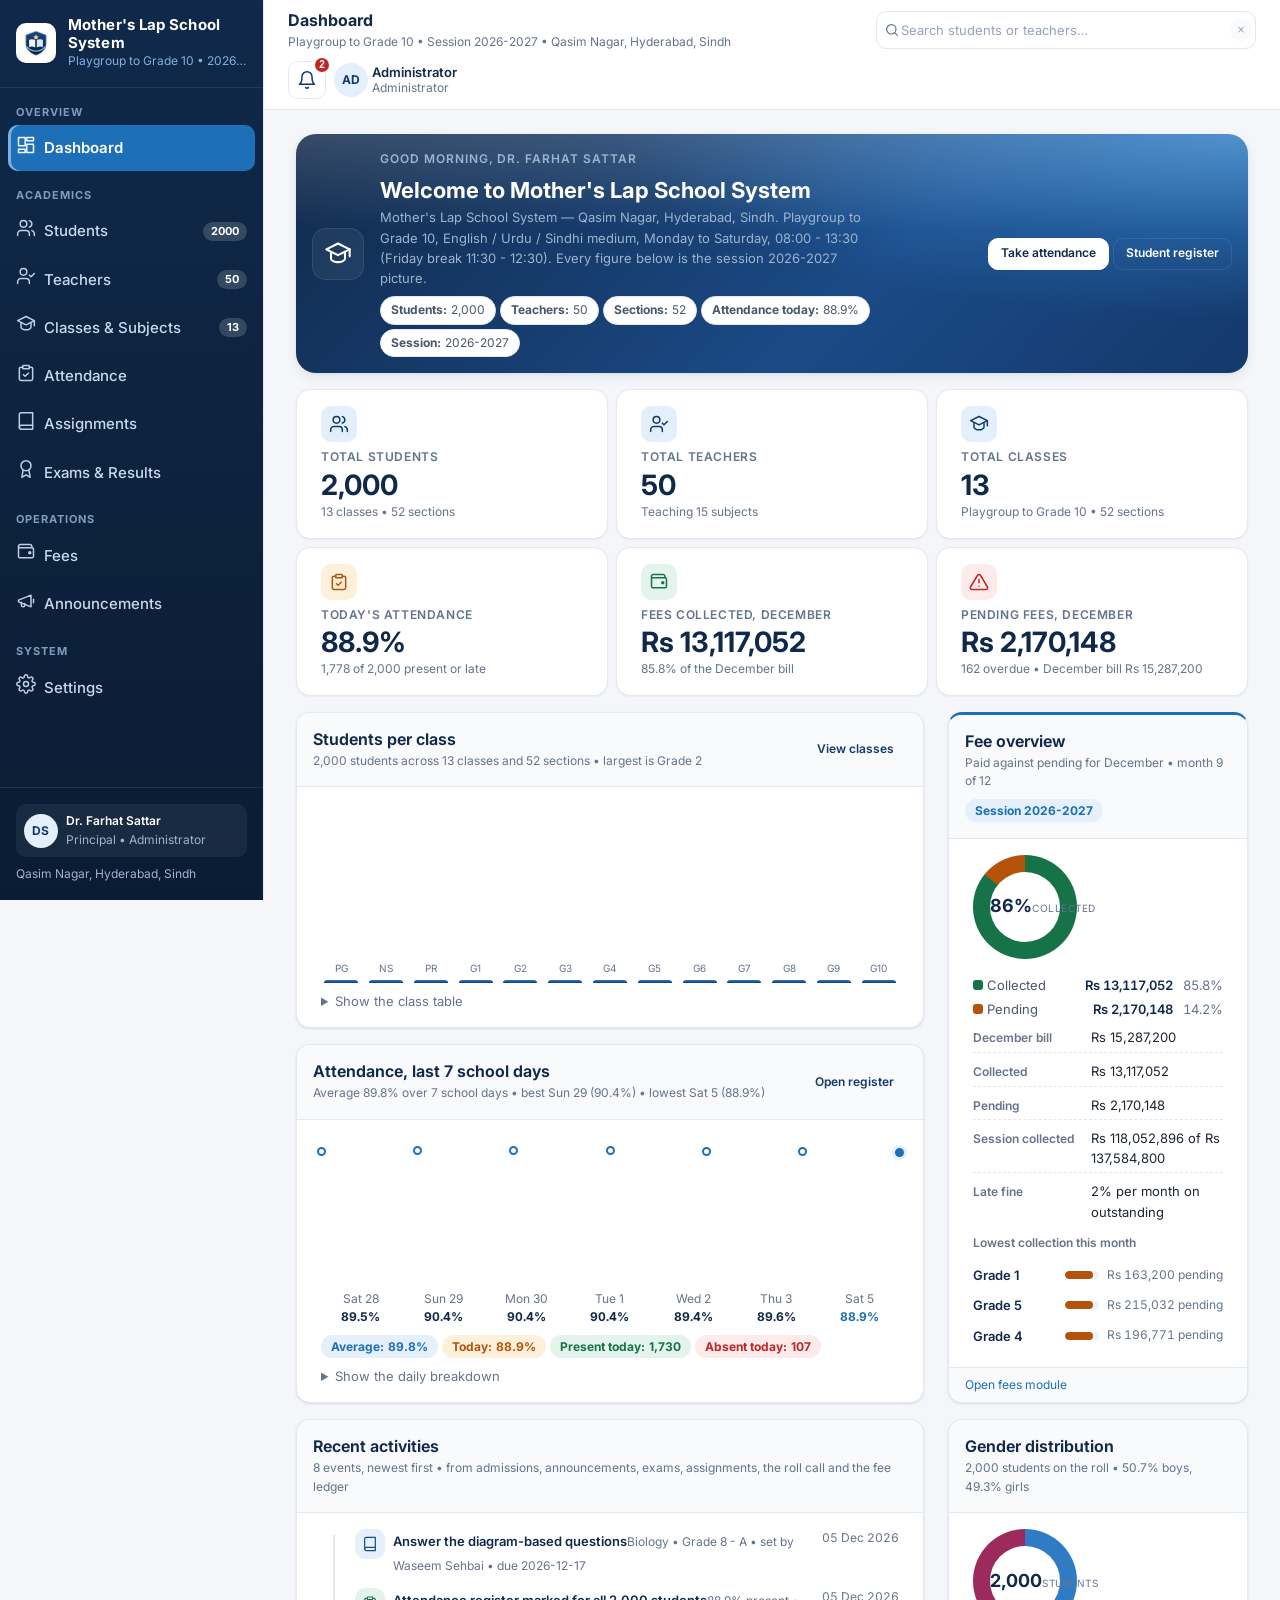
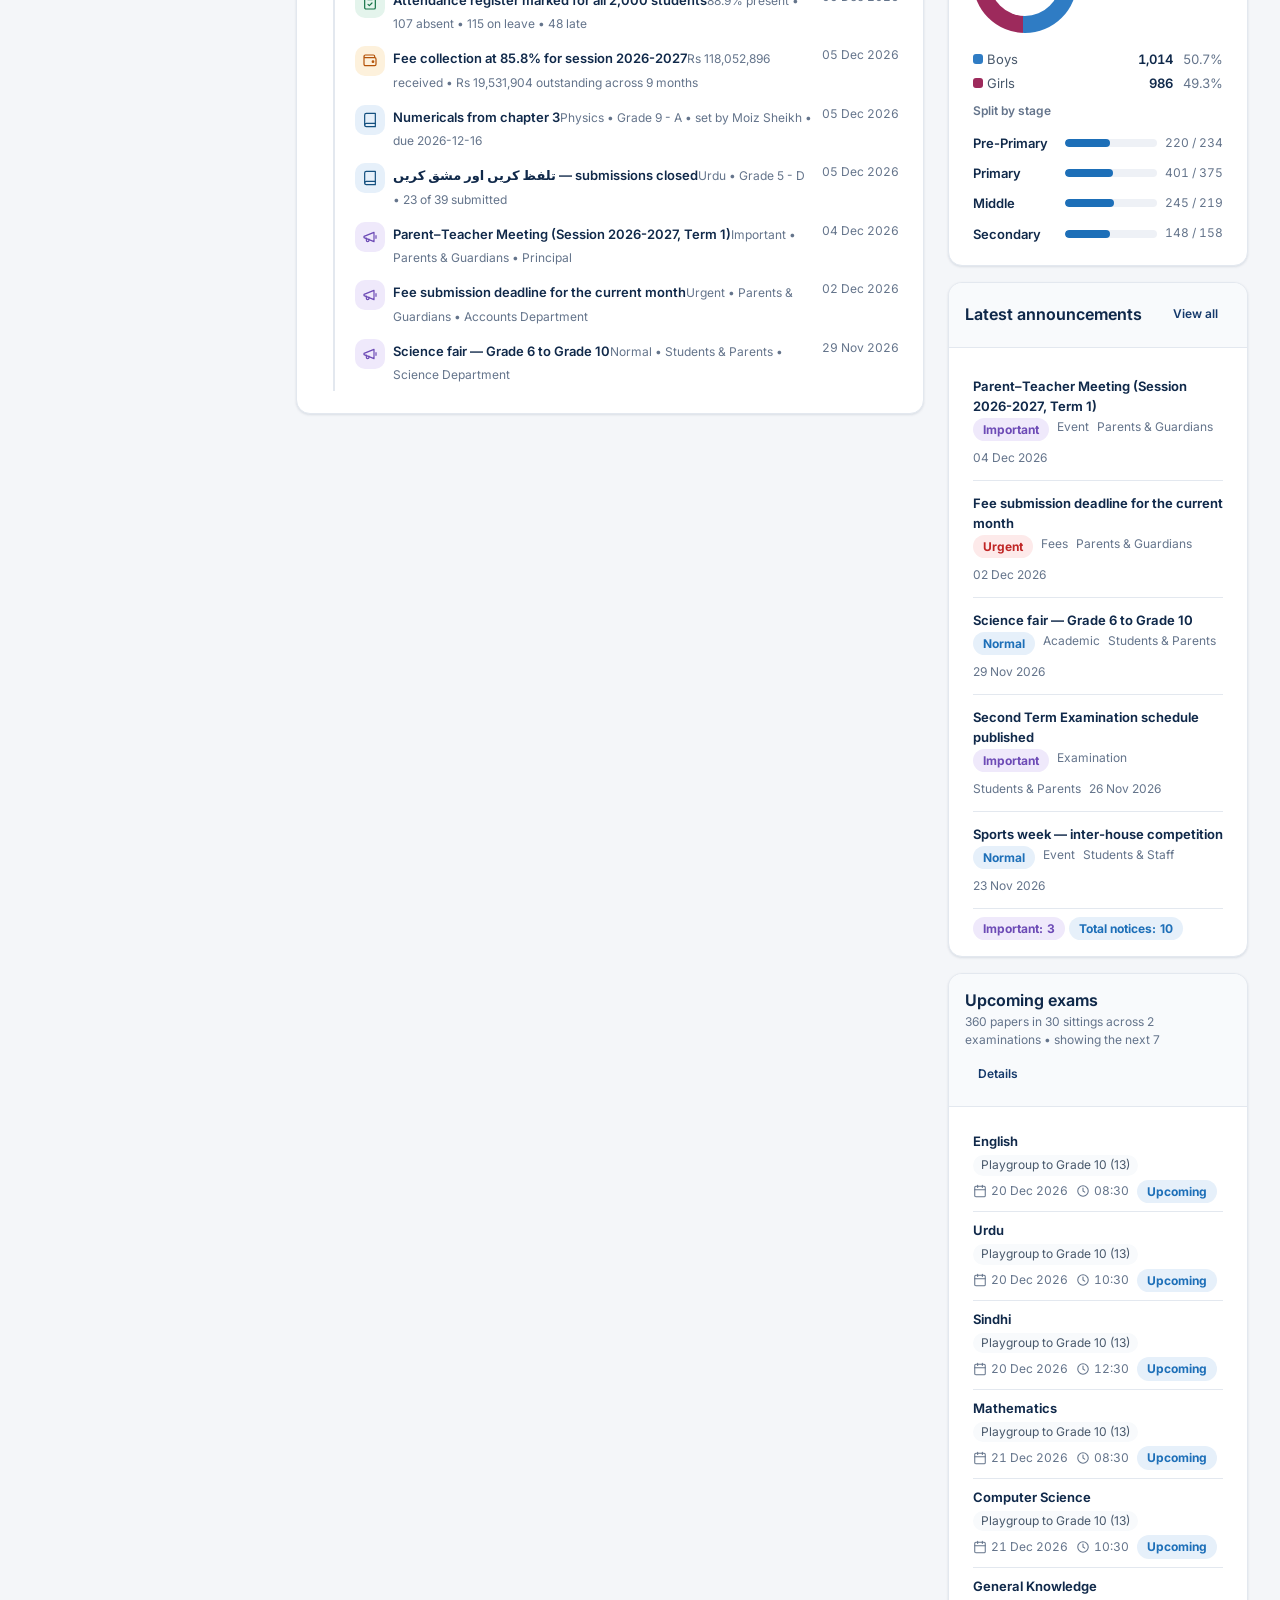
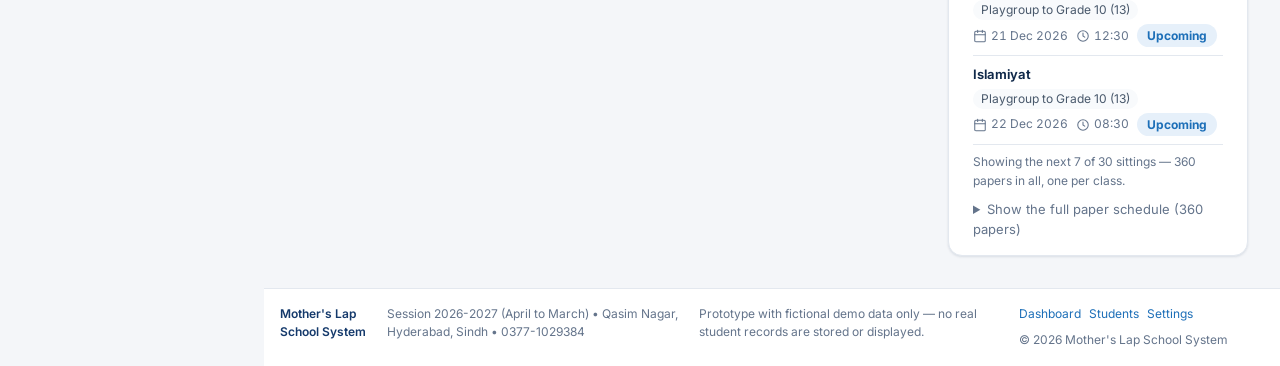
<file: index.html>
<!DOCTYPE html>
<html lang="en">
<head>
  <meta charset="utf-8">
  <meta name="viewport" content="width=device-width, initial-scale=1">
  <meta name="description" content="Mother's Lap School System — dashboard for students, teachers, attendance, fees and results. Demo data only.">
  <meta name="author" content="Mother's Lap School System">
  <meta name="theme-color" content="#14396b">
  <title>Dashboard | Mother's Lap School System</title>
  <link rel="icon" href="assets/icons/favicon.svg" type="image/svg+xml">
  <!-- Inter (modern UI typeface) with a system-font fallback in css/style.css.
     font-display=swap means text renders immediately in the fallback
     if Google Fonts is slow, blocked, or the prototype runs offline. -->
  <link rel="preconnect" href="https://fonts.googleapis.com">
  <link rel="preconnect" href="https://fonts.gstatic.com" crossorigin>
  <link rel="stylesheet" href="https://fonts.googleapis.com/css2?family=Inter:wght@400;500;600;700&display=swap">
  <link rel="stylesheet" href="css/style.css">
  <link rel="stylesheet" href="css/responsive.css">
</head>
<body data-page="dashboard" data-base="">
  <a class="skip-link" href="#main-content">Skip to main content</a>

  <div class="app">
    <div class="shell">
      <div class="app__main">
        <!-- Sidebar and topbar are injected by js/app.js so every page stays identical -->
        <div id="topbar-mount"></div>

        <main class="content" id="main-content" tabindex="-1">
          <!-- Welcome banner. The heading text is static so the brand name is in
               the HTML, not assembled in JavaScript; js/dashboard.js fills in
               the eyebrow, the lead and the fact chips. -->
          <section class="banner" aria-labelledby="banner-title">
            <div class="banner__inner">
              <span class="banner__mark" aria-hidden="true" id="banner-mark"></span>
              <div class="banner__text">
                <p class="banner__eyebrow" id="banner-eyebrow">Academic session overview</p>
                <h1 class="banner__title" id="banner-title">Welcome to Mother's Lap School System</h1>
                <p class="banner__lead" id="banner-lead">
                  Playgroup to Grade 10 school in Hyderabad, Sindh.
                </p>
                <div class="banner__facts" id="banner-facts"></div>
              </div>
              <div class="banner__actions">
                <a class="btn btn--primary btn--sm" href="pages/attendance.html">Take attendance</a>
                <a class="btn btn--secondary btn--sm" href="pages/students.html">Student register</a>
              </div>
            </div>
          </section>

          <!-- Headline figures. Every number is derived in js/dashboard.js from
               window.SchoolData; nothing here is typed in. -->
          <section class="mt-2" aria-labelledby="kpi-heading">
            <h2 class="sr-only" id="kpi-heading">Key figures</h2>
            <div class="kpi-grid" id="kpi-grid"></div>
          </section>

          <div class="dashboard-split mt-2">
            <div class="stack">
              <!-- Students per class -->
              <section class="card" aria-labelledby="strength-heading">
                <div class="card__header">
                  <div>
                    <h2 class="card__title" id="strength-heading">Students per class</h2>
                    <p class="card__subtitle" id="strength-caption">Class strength across the session</p>
                  </div>
                  <a class="btn btn--quiet btn--sm" href="pages/classes.html">View classes</a>
                </div>
                <div class="card__body" id="strength-chart"></div>
              </section>

              <!-- 7-day attendance trend -->
              <section class="card" aria-labelledby="trend-heading">
                <div class="card__header">
                  <div>
                    <h2 class="card__title" id="trend-heading">Attendance, last 7 school days</h2>
                    <p class="card__subtitle" id="trend-caption">Whole-school present plus late, as a share of the roll</p>
                  </div>
                  <a class="btn btn--quiet btn--sm" href="pages/attendance.html">Open register</a>
                </div>
                <div class="card__body" id="trend-panel"></div>
              </section>

              <!-- Recent activities -->
              <section class="card" aria-labelledby="activity-heading">
                <div class="card__header">
                  <div>
                    <h2 class="card__title" id="activity-heading">Recent activities</h2>
                    <p class="card__subtitle" id="activity-caption">Newest first, from the demo records</p>
                  </div>
                </div>
                <div class="card__body" id="activity-panel"></div>
              </section>
            </div>

            <aside class="stack" aria-label="School highlights">
              <!-- Fee overview: paid vs pending this month -->
              <section class="card card--accent" aria-labelledby="fees-heading">
                <div class="card__header">
                  <div>
                    <h2 class="card__title" id="fees-heading">Fee overview</h2>
                    <p class="card__subtitle" id="fee-caption">Collected this month against the bill</p>
                  </div>
                  <span class="badge badge--info" id="fee-session-badge"></span>
                </div>
                <div class="card__body" id="fee-panel"></div>
                <div class="card__footer">
                  <a href="pages/fees.html">Open fees module</a>
                </div>
              </section>

              <!-- Gender distribution -->
              <section class="card" aria-labelledby="gender-heading">
                <div class="card__header">
                  <div>
                    <h2 class="card__title" id="gender-heading">Gender distribution</h2>
                    <p class="card__subtitle" id="gender-caption">Boys and girls on the roll</p>
                  </div>
                </div>
                <div class="card__body" id="gender-panel"></div>
              </section>

              <!-- Latest announcements -->
              <section class="card" aria-labelledby="announcements-heading">
                <div class="card__header">
                  <h2 class="card__title" id="announcements-heading">Latest announcements</h2>
                  <a class="btn btn--quiet btn--sm" href="pages/announcements.html">View all</a>
                </div>
                <div class="card__body card__body--tight" id="announcements-list"></div>
              </section>

              <!-- Upcoming exams -->
              <section class="card" aria-labelledby="exams-heading">
                <div class="card__header">
                  <div>
                    <h2 class="card__title" id="exams-heading">Upcoming exams</h2>
                    <p class="card__subtitle" id="exams-caption">Subject, class, date and time</p>
                  </div>
                  <a class="btn btn--quiet btn--sm" href="pages/exams.html">Details</a>
                </div>
                <div class="card__body card__body--tight" id="exams-list"></div>
              </section>
            </aside>
          </div>
        </main>

        <div id="footer-mount"></div>
      </div>
    </div>
  </div>

  <div class="toast-region" id="toast-region" aria-live="polite" aria-atomic="true"></div>

  <script src="js/data.js"></script>
  <script src="js/app.js"></script>
  <script src="js/dashboard.js"></script>
</body>
</html>
</file>
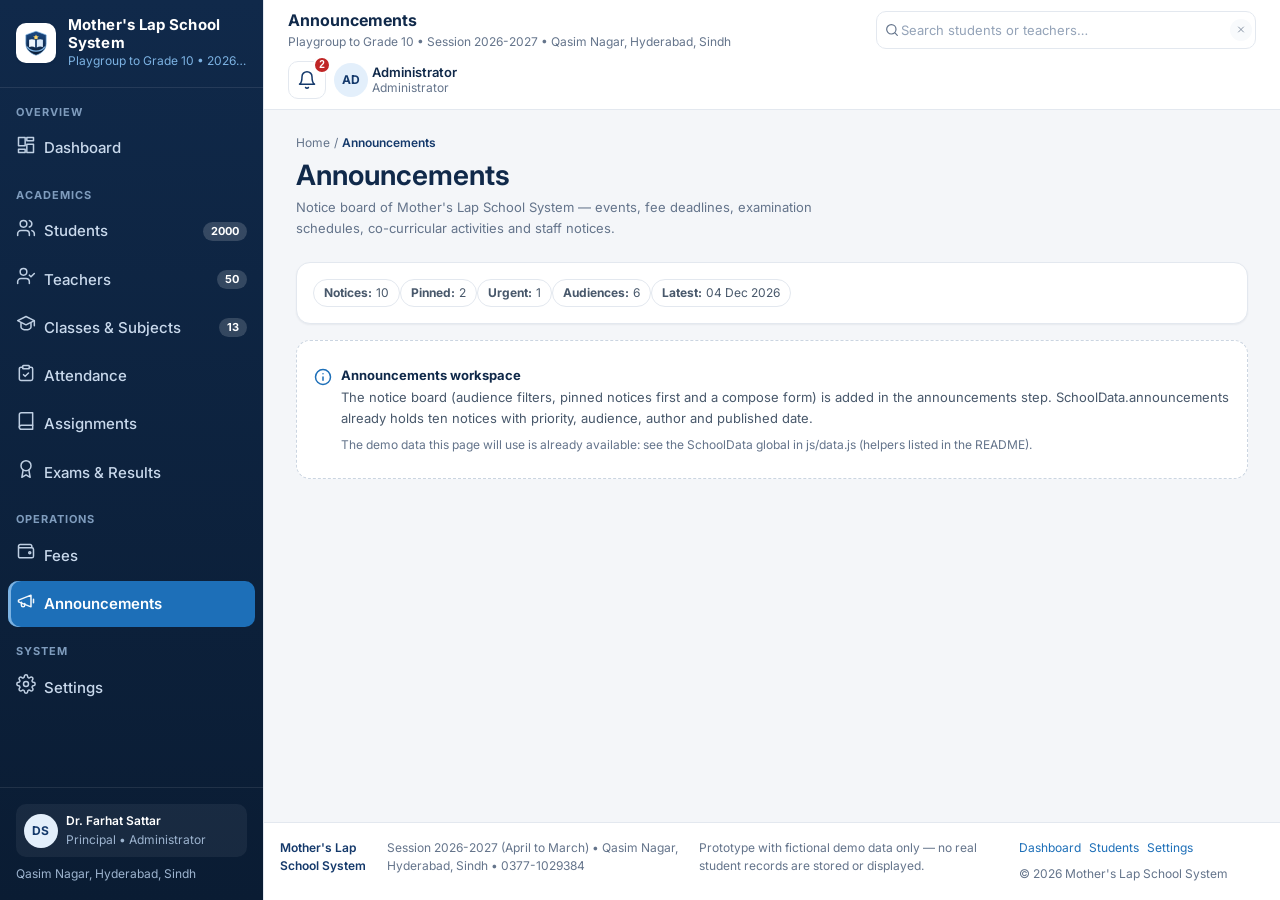
<file: pages/announcements.html>
<!DOCTYPE html>
<html lang="en">
<head>
  <meta charset="utf-8">
  <meta name="viewport" content="width=device-width, initial-scale=1">
  <meta name="description" content="School notices of Mother's Lap School System — events, fee deadlines, examinations and academic updates.">
  <meta name="author" content="Mother's Lap School System">
  <meta name="theme-color" content="#14396b">
  <title>Announcements | Mother's Lap School System</title>
  <link rel="icon" href="../assets/icons/favicon.svg" type="image/svg+xml">
  <!-- Inter (modern UI typeface) with a system-font fallback in css/style.css.
     font-display=swap means text renders immediately in the fallback
     if Google Fonts is slow, blocked, or the prototype runs offline. -->
  <link rel="preconnect" href="https://fonts.googleapis.com">
  <link rel="preconnect" href="https://fonts.gstatic.com" crossorigin>
  <link rel="stylesheet" href="https://fonts.googleapis.com/css2?family=Inter:wght@400;500;600;700&display=swap">
  <link rel="stylesheet" href="../css/style.css">
  <link rel="stylesheet" href="../css/responsive.css">
</head>
<body data-page="announcements" data-base="../">
  <a class="skip-link" href="#main-content">Skip to main content</a>

  <div class="app">
    <div class="shell">
      <div class="app__main">
        <div id="topbar-mount"></div>

        <main class="content" id="main-content" tabindex="-1">
          <div class="page-head">
            <div>
              <nav class="breadcrumb" aria-label="Breadcrumb">
                <ol>
                  <li><a href="../index.html">Home</a></li>
                  <li aria-hidden="true">/</li>
                  <li><span aria-current="page">Announcements</span></li>
                </ol>
              </nav>
              <h1 class="page-head__title">Announcements</h1>
              <p class="page-head__lead">
                Notice board of Mother's Lap School System — events, fee deadlines, examination
                schedules, co-curricular activities and staff notices.
              </p>
            </div>
          </div>

          <div class="filter-bar" aria-label="Notices at a glance">
            <div class="filter-bar__wide" id="page-facts"></div>
          </div>

          <div id="announcements-module"></div>
        </main>

        <div id="footer-mount"></div>
      </div>
    </div>
  </div>

  <div class="toast-region" id="toast-region" aria-live="polite" aria-atomic="true"></div>

  <script src="../js/data.js"></script>
  <script src="../js/app.js"></script>
  <script>
    /* Notice board module is built in a later step; shared shell is ready. */
    document.addEventListener('app:ready', function () {
      var notices = SchoolData.announcements;
      App.renderFacts('#page-facts', [
        { label: 'Notices', value: String(notices.length) },
        { label: 'Pinned', value: String(notices.filter(function (item) { return item.pinned; }).length) },
        { label: 'Urgent', value: String(notices.filter(function (item) { return item.priority === 'Urgent'; }).length) },
        { label: 'Audiences', value: String(new Set(notices.map(function (item) { return item.audience; })).size) },
        { label: 'Latest', value: SchoolData.helpers.formatDate(notices[0].publishedDate, 'medium') }
      ]);
      App.modulePlaceholder('#announcements-module', 'Announcements',
        'The notice board (audience filters, pinned notices first and a compose form) is added in the announcements step. '
        + 'SchoolData.announcements already holds ten notices with priority, audience, author and published date.');
    });
  </script>
</body>
</html>
</file>
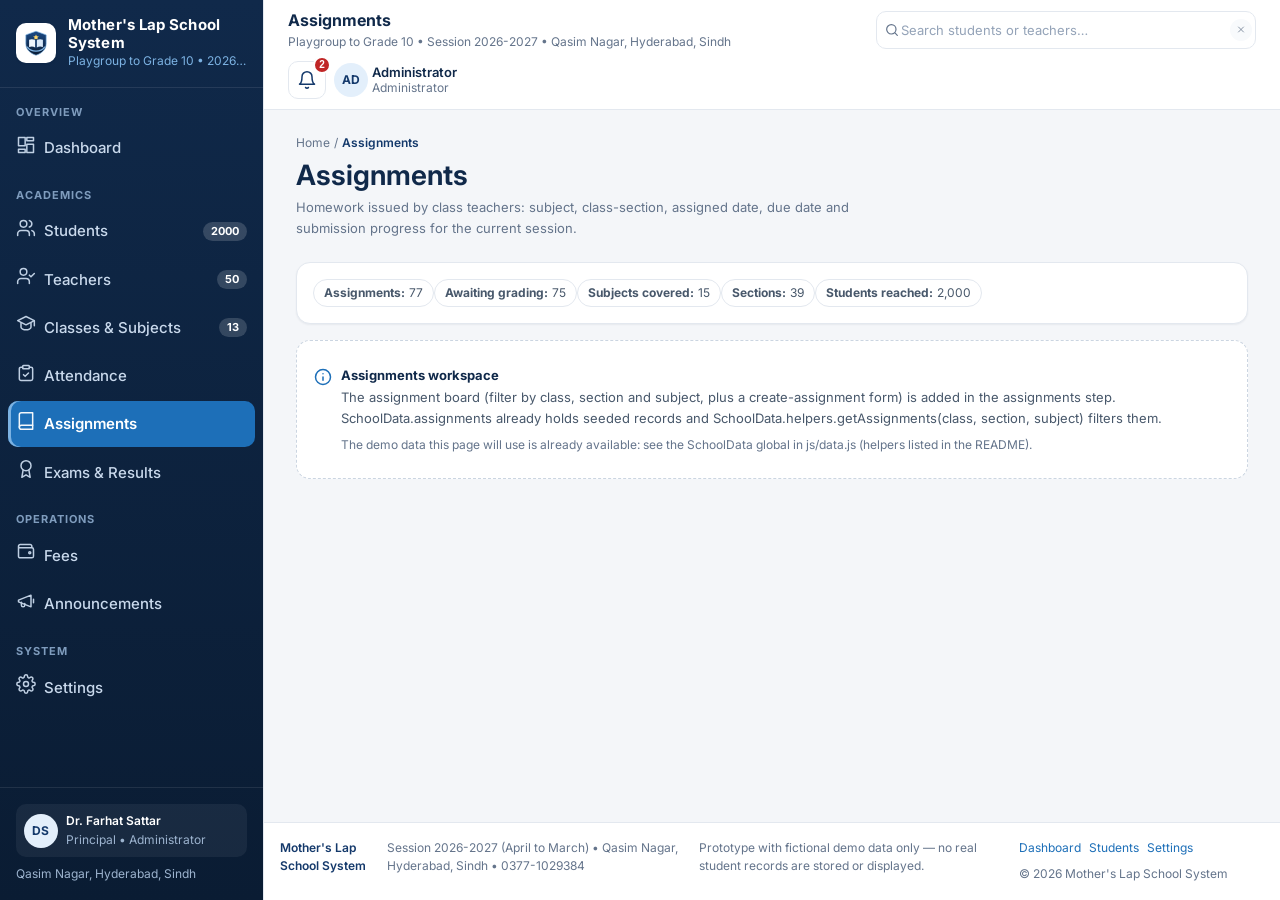
<file: pages/assignments.html>
<!DOCTYPE html>
<html lang="en">
<head>
  <meta charset="utf-8">
  <meta name="viewport" content="width=device-width, initial-scale=1">
  <meta name="description" content="Assignment board of Mother's Lap School System — homework issued by teachers with due dates and submission status.">
  <meta name="author" content="Mother's Lap School System">
  <meta name="theme-color" content="#14396b">
  <title>Assignments | Mother's Lap School System</title>
  <link rel="icon" href="../assets/icons/favicon.svg" type="image/svg+xml">
  <!-- Inter (modern UI typeface) with a system-font fallback in css/style.css.
     font-display=swap means text renders immediately in the fallback
     if Google Fonts is slow, blocked, or the prototype runs offline. -->
  <link rel="preconnect" href="https://fonts.googleapis.com">
  <link rel="preconnect" href="https://fonts.gstatic.com" crossorigin>
  <link rel="stylesheet" href="https://fonts.googleapis.com/css2?family=Inter:wght@400;500;600;700&display=swap">
  <link rel="stylesheet" href="../css/style.css">
  <link rel="stylesheet" href="../css/responsive.css">
</head>
<body data-page="assignments" data-base="../">
  <a class="skip-link" href="#main-content">Skip to main content</a>

  <div class="app">
    <div class="shell">
      <div class="app__main">
        <div id="topbar-mount"></div>

        <main class="content" id="main-content" tabindex="-1">
          <div class="page-head">
            <div>
              <nav class="breadcrumb" aria-label="Breadcrumb">
                <ol>
                  <li><a href="../index.html">Home</a></li>
                  <li aria-hidden="true">/</li>
                  <li><span aria-current="page">Assignments</span></li>
                </ol>
              </nav>
              <h1 class="page-head__title">Assignments</h1>
              <p class="page-head__lead">
                Homework issued by class teachers: subject, class-section, assigned date, due date
                and submission progress for the current session.
              </p>
            </div>
          </div>

          <div class="filter-bar" aria-label="Assignment board at a glance">
            <div class="filter-bar__wide" id="page-facts"></div>
          </div>

          <div id="assignments-module"></div>
        </main>

        <div id="footer-mount"></div>
      </div>
    </div>
  </div>

  <div class="toast-region" id="toast-region" aria-live="polite" aria-atomic="true"></div>

  <script src="../js/data.js"></script>
  <script src="../js/app.js"></script>
  <script>
    /* Assignment board module is built in a later step; shared shell is ready. */
    document.addEventListener('app:ready', function () {
      var items = SchoolData.assignments;
      var pending = items.filter(function (item) { return item.status !== 'Graded'; }).length;
      App.renderFacts('#page-facts', [
        { label: 'Assignments', value: String(items.length) },
        { label: 'Awaiting grading', value: String(pending) },
        { label: 'Subjects covered', value: String(new Set(items.map(function (item) { return item.subject; })).size) },
        { label: 'Sections', value: String(new Set(items.map(function (item) { return item.sectionId; })).size) },
        { label: 'Students reached', value: SchoolData.totals.students.toLocaleString('en-US') }
      ]);
      App.modulePlaceholder('#assignments-module', 'Assignments',
        'The assignment board (filter by class, section and subject, plus a create-assignment form) is added in the assignments step. '
        + 'SchoolData.assignments already holds seeded records and SchoolData.helpers.getAssignments(class, section, subject) filters them.');
    });
  </script>
</body>
</html>
</file>
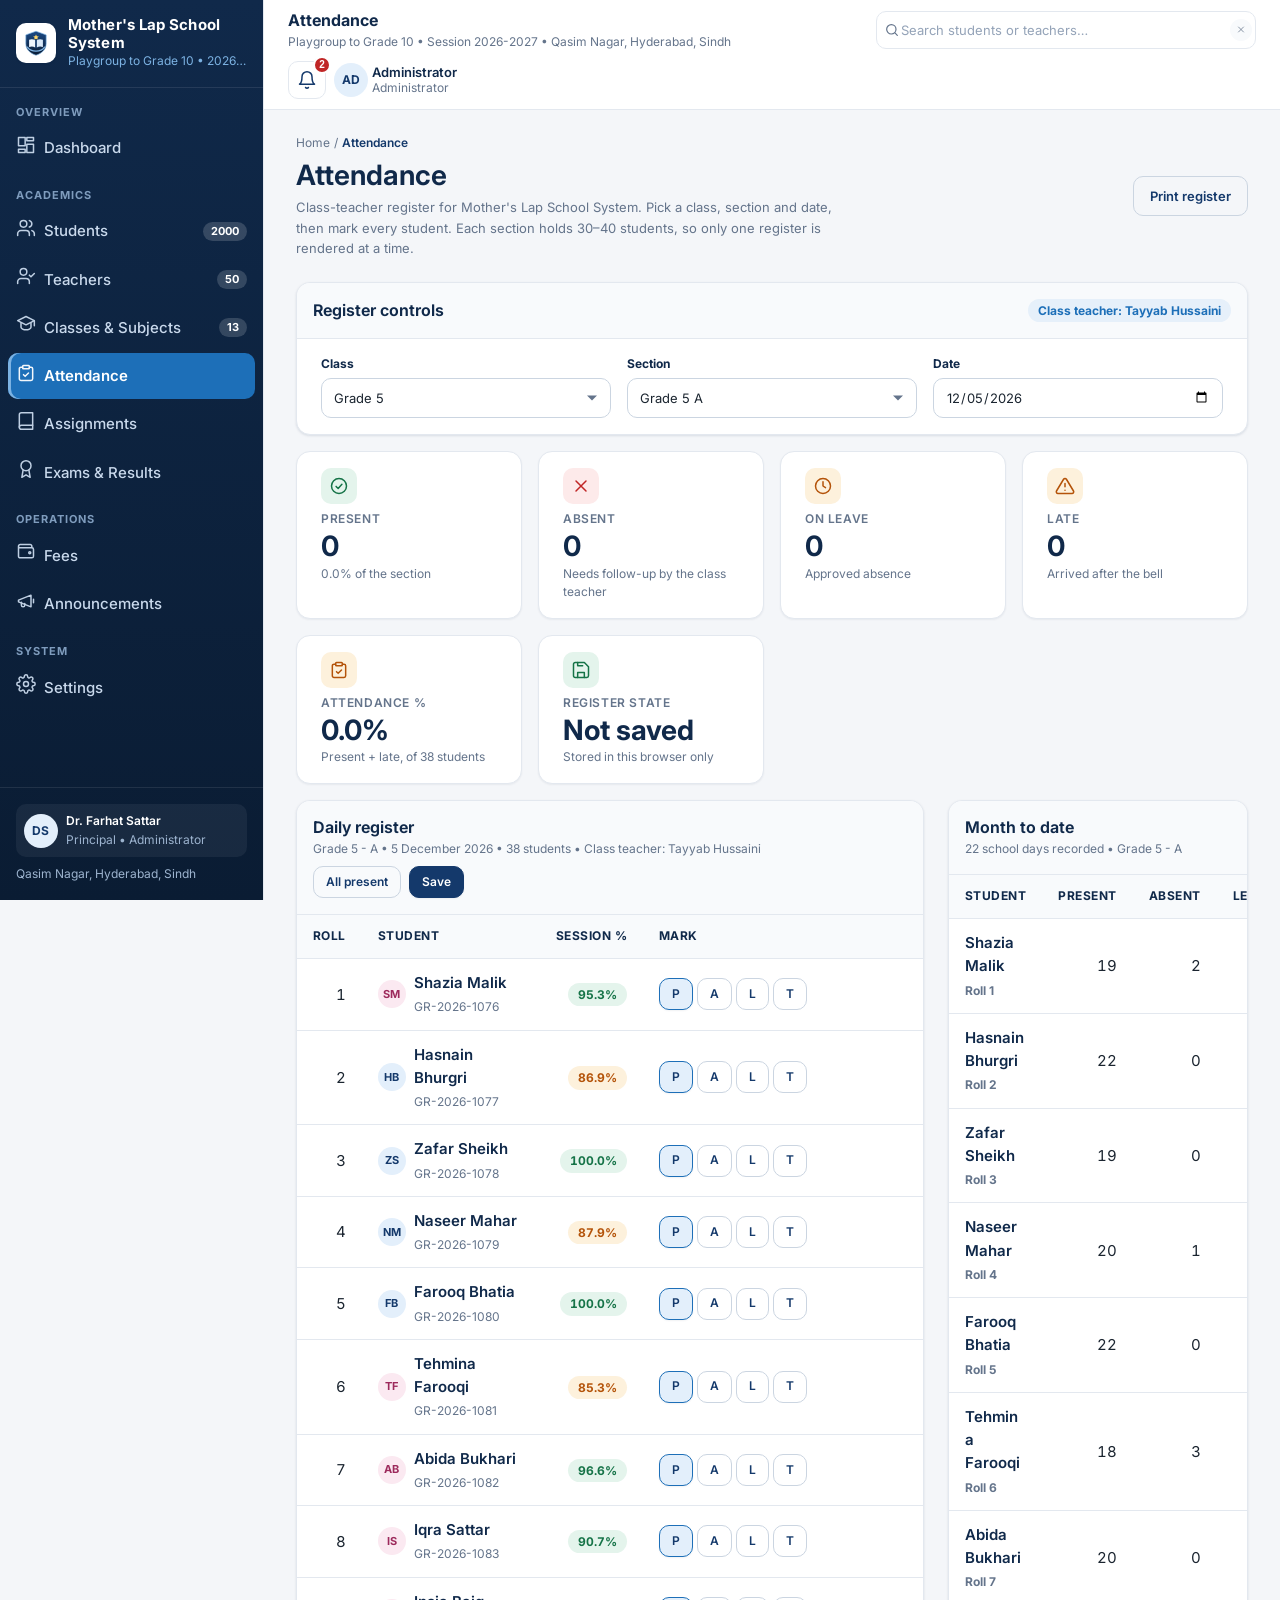
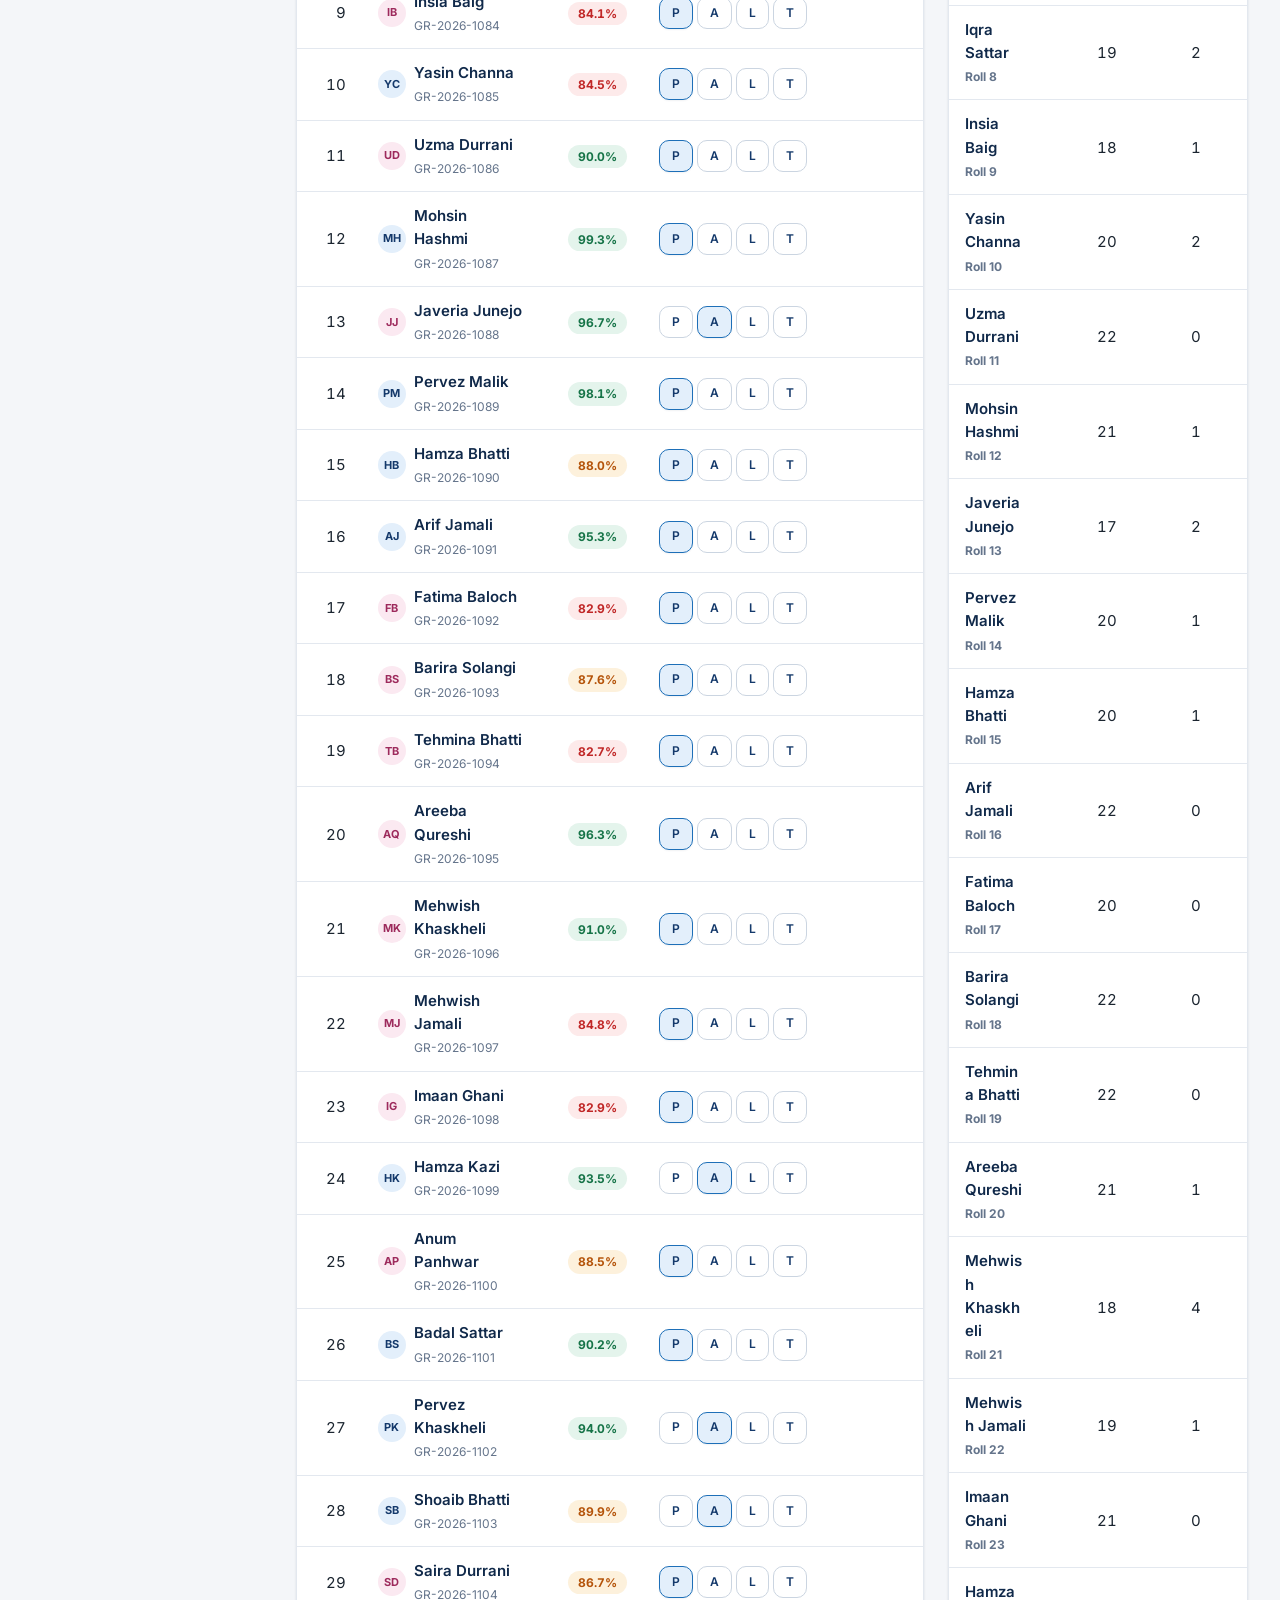
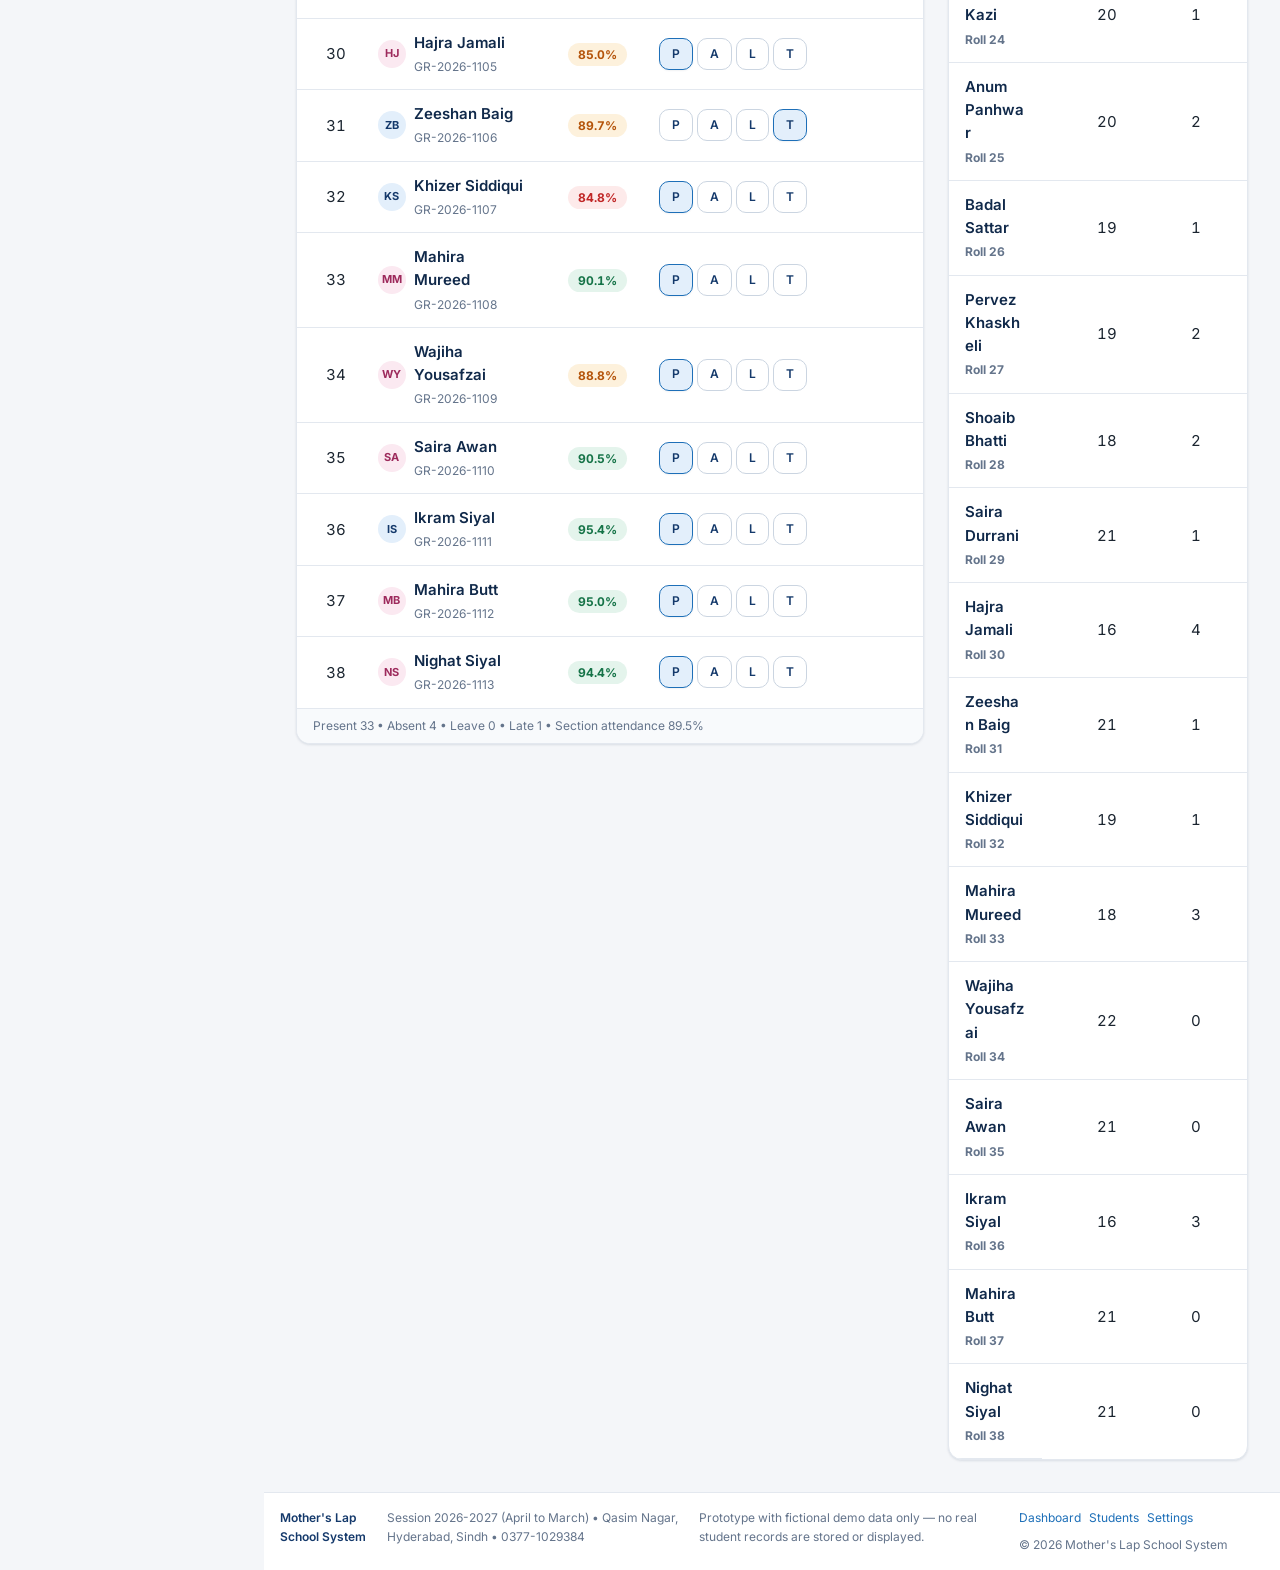
<file: pages/attendance.html>
<!DOCTYPE html>
<html lang="en">
<head>
  <meta charset="utf-8">
  <meta name="viewport" content="width=device-width, initial-scale=1">
  <meta name="description" content="Daily attendance register of Mother's Lap School System — mark present, absent, leave or late for a class section.">
  <meta name="author" content="Mother's Lap School System">
  <meta name="theme-color" content="#14396b">
  <title>Attendance | Mother's Lap School System</title>
  <link rel="icon" href="../assets/icons/favicon.svg" type="image/svg+xml">
  <!-- Inter (modern UI typeface) with a system-font fallback in css/style.css.
     font-display=swap means text renders immediately in the fallback
     if Google Fonts is slow, blocked, or the prototype runs offline. -->
  <link rel="preconnect" href="https://fonts.googleapis.com">
  <link rel="preconnect" href="https://fonts.gstatic.com" crossorigin>
  <link rel="stylesheet" href="https://fonts.googleapis.com/css2?family=Inter:wght@400;500;600;700&display=swap">
  <link rel="stylesheet" href="../css/style.css">
  <link rel="stylesheet" href="../css/responsive.css">
</head>
<body data-page="attendance" data-base="../">
  <a class="skip-link" href="#main-content">Skip to main content</a>

  <div class="app">
    <div class="shell">
      <div class="app__main">
        <div id="topbar-mount"></div>

        <main class="content" id="main-content" tabindex="-1">
          <div class="page-head">
            <div>
              <nav class="breadcrumb" aria-label="Breadcrumb">
                <ol>
                  <li><a href="../index.html">Home</a></li>
                  <li aria-hidden="true">/</li>
                  <li><span aria-current="page">Attendance</span></li>
                </ol>
              </nav>
              <h1 class="page-head__title">Attendance</h1>
              <p class="page-head__lead">
                Class-teacher register for Mother's Lap School System. Pick a class, section and date,
                then mark every student. Each section holds 30–40 students, so only one register is
                rendered at a time.
              </p>
            </div>
            <div class="flex gap-1">
              <button class="btn btn--ghost" type="button" id="btn-print">Print register</button>
            </div>
          </div>

          <!-- Register controls -->
          <section class="card mb-2" aria-labelledby="register-controls-heading">
            <div class="card__header">
              <h2 class="card__title" id="register-controls-heading">Register controls</h2>
              <span class="badge badge--info" id="class-teacher-badge"></span>
            </div>
            <div class="card__body">
              <div class="form-grid form-grid--3" id="register-controls"></div>
            </div>
          </section>

          <!-- Summary -->
          <section aria-labelledby="attendance-summary-heading">
            <h2 class="sr-only" id="attendance-summary-heading">Attendance summary</h2>
            <div class="stat-grid" id="attendance-summary"></div>
          </section>

          <!-- Register -->
          <div class="dashboard-split dashboard-split--even mt-2">
            <section class="card" aria-labelledby="register-heading">
              <div class="card__header">
                <div>
                  <h2 class="card__title" id="register-heading">Daily register</h2>
                  <p class="card__subtitle" id="register-caption"></p>
                </div>
                <div class="flex gap-1">
                  <button class="btn btn--ghost btn--sm" type="button" id="btn-all-present">All present</button>
                  <button class="btn btn--primary btn--sm" type="button" id="btn-save">Save</button>
                </div>
              </div>
              <div class="table-scroll" id="register-table" tabindex="0" role="region"
                   aria-label="Daily attendance register — scrollable table"></div>
              <div class="card__footer" id="register-footer"></div>
            </section>

            <section class="card" aria-labelledby="month-heading">
              <div class="card__header">
                <div>
                  <h2 class="card__title" id="month-heading">Month to date</h2>
                  <p class="card__subtitle" id="month-caption"></p>
                </div>
              </div>
              <div class="table-scroll" id="month-table" tabindex="0" role="region"
                   aria-label="Month-to-date attendance — scrollable table"></div>
            </section>
          </div>
        </main>

        <div id="footer-mount"></div>
      </div>
    </div>
  </div>

  <div class="toast-region" id="toast-region" aria-live="polite" aria-atomic="true"></div>

  <script src="../js/data.js"></script>
  <script src="../js/app.js"></script>
  <script src="../js/attendance.js"></script>
</body>
</html>
</file>
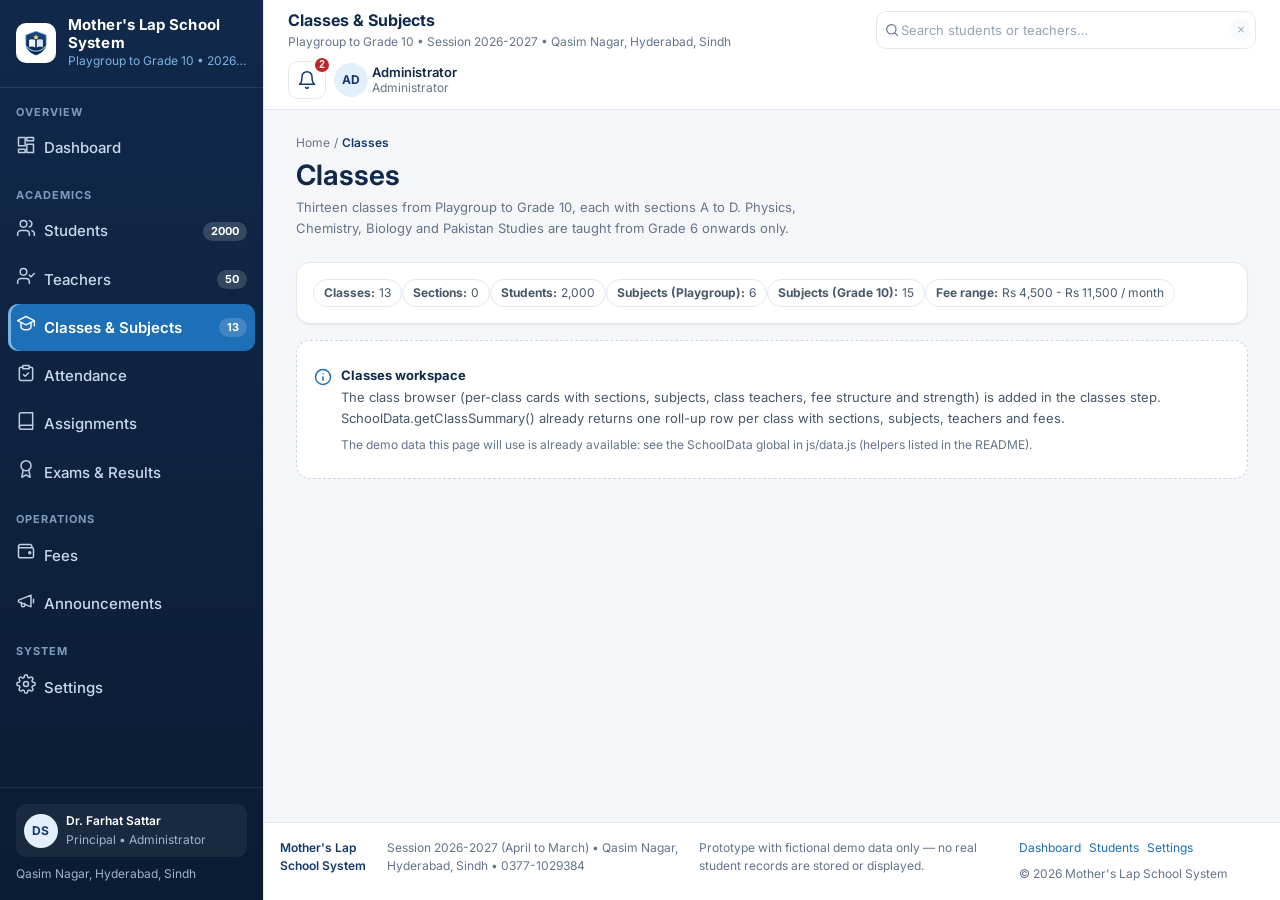
<file: pages/classes.html>
<!DOCTYPE html>
<html lang="en">
<head>
  <meta charset="utf-8">
  <meta name="viewport" content="width=device-width, initial-scale=1">
  <meta name="description" content="Class and section structure of Mother's Lap School System — Playgroup to Grade 10, subjects, class teachers and fees.">
  <meta name="author" content="Mother's Lap School System">
  <meta name="theme-color" content="#14396b">
  <title>Classes | Mother's Lap School System</title>
  <link rel="icon" href="../assets/icons/favicon.svg" type="image/svg+xml">
  <!-- Inter (modern UI typeface) with a system-font fallback in css/style.css.
     font-display=swap means text renders immediately in the fallback
     if Google Fonts is slow, blocked, or the prototype runs offline. -->
  <link rel="preconnect" href="https://fonts.googleapis.com">
  <link rel="preconnect" href="https://fonts.gstatic.com" crossorigin>
  <link rel="stylesheet" href="https://fonts.googleapis.com/css2?family=Inter:wght@400;500;600;700&display=swap">
  <link rel="stylesheet" href="../css/style.css">
  <link rel="stylesheet" href="../css/responsive.css">
</head>
<body data-page="classes" data-base="../">
  <a class="skip-link" href="#main-content">Skip to main content</a>

  <div class="app">
    <div class="shell">
      <div class="app__main">
        <div id="topbar-mount"></div>

        <main class="content" id="main-content" tabindex="-1">
          <div class="page-head">
            <div>
              <nav class="breadcrumb" aria-label="Breadcrumb">
                <ol>
                  <li><a href="../index.html">Home</a></li>
                  <li aria-hidden="true">/</li>
                  <li><span aria-current="page">Classes</span></li>
                </ol>
              </nav>
              <h1 class="page-head__title">Classes</h1>
              <p class="page-head__lead">
                Thirteen classes from Playgroup to Grade 10, each with sections A to D.
                Physics, Chemistry, Biology and Pakistan Studies are taught from Grade 6 onwards only.
              </p>
            </div>
          </div>

          <div class="filter-bar" aria-label="Structure at a glance">
            <div class="filter-bar__wide" id="page-facts"></div>
          </div>

          <div id="classes-module"></div>
        </main>

        <div id="footer-mount"></div>
      </div>
    </div>
  </div>

  <div class="toast-region" id="toast-region" aria-live="polite" aria-atomic="true"></div>

  <script src="../js/data.js"></script>
  <script src="../js/app.js"></script>
  <script>
    /* Class browser module is built in a later step; shared shell is ready. */
    document.addEventListener('app:ready', function () {
      var summary = SchoolData.getClassSummary();
      var first = summary[0];
      var last = summary[summary.length - 1];
      App.renderFacts('#page-facts', [
        { label: 'Classes', value: String(summary.length) },
        { label: 'Sections', value: summary.reduce(function (total, row) { return total + row.sectionCount; }, 0) },
        { label: 'Students', value: SchoolData.totals.students.toLocaleString('en-US') },
        { label: 'Subjects (Playgroup)', value: String(first.subjectCount) },
        { label: 'Subjects (Grade 10)', value: String(last.subjectCount) },
        { label: 'Fee range', value: SchoolData.helpers.formatPKR(first.monthlyFee) + ' - ' + SchoolData.helpers.formatPKR(last.monthlyFee) + ' / month' }
      ]);
      App.modulePlaceholder('#classes-module', 'Classes',
        'The class browser (per-class cards with sections, subjects, class teachers, fee structure and strength) is added in the classes step. '
        + 'SchoolData.getClassSummary() already returns one roll-up row per class with sections, subjects, teachers and fees.');
    });
  </script>
</body>
</html>
</file>
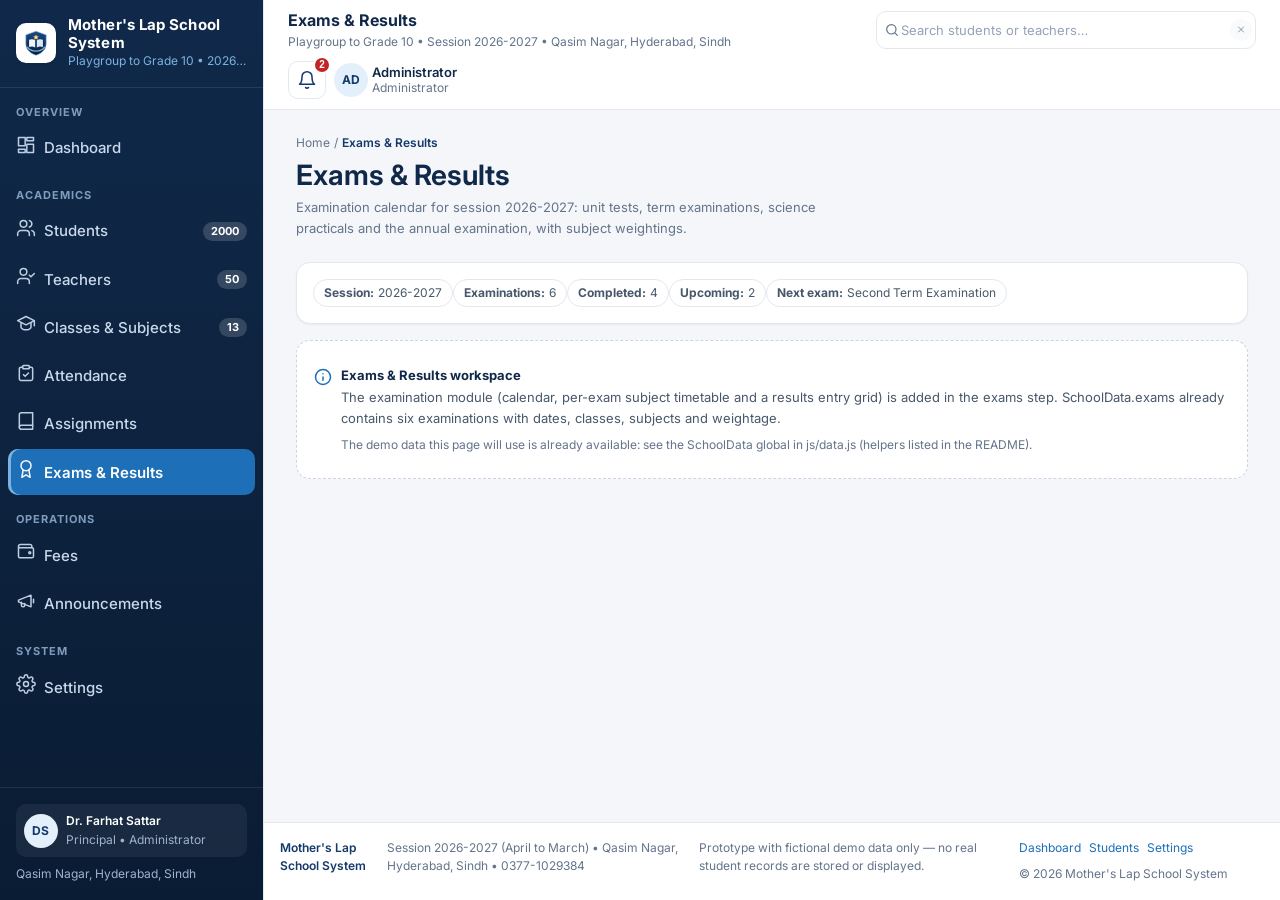
<file: pages/exams.html>
<!DOCTYPE html>
<html lang="en">
<head>
  <meta charset="utf-8">
  <meta name="viewport" content="width=device-width, initial-scale=1">
  <meta name="description" content="Examination schedule of Mother's Lap School System — term tests, practicals and the annual examination.">
  <meta name="author" content="Mother's Lap School System">
  <meta name="theme-color" content="#14396b">
  <title>Exams | Mother's Lap School System</title>
  <link rel="icon" href="../assets/icons/favicon.svg" type="image/svg+xml">
  <!-- Inter (modern UI typeface) with a system-font fallback in css/style.css.
     font-display=swap means text renders immediately in the fallback
     if Google Fonts is slow, blocked, or the prototype runs offline. -->
  <link rel="preconnect" href="https://fonts.googleapis.com">
  <link rel="preconnect" href="https://fonts.gstatic.com" crossorigin>
  <link rel="stylesheet" href="https://fonts.googleapis.com/css2?family=Inter:wght@400;500;600;700&display=swap">
  <link rel="stylesheet" href="../css/style.css">
  <link rel="stylesheet" href="../css/responsive.css">
</head>
<body data-page="exams" data-base="../">
  <a class="skip-link" href="#main-content">Skip to main content</a>

  <div class="app">
    <div class="shell">
      <div class="app__main">
        <div id="topbar-mount"></div>

        <main class="content" id="main-content" tabindex="-1">
          <div class="page-head">
            <div>
              <nav class="breadcrumb" aria-label="Breadcrumb">
                <ol>
                  <li><a href="../index.html">Home</a></li>
                  <li aria-hidden="true">/</li>
                  <li><span aria-current="page">Exams &amp; Results</span></li>
                </ol>
              </nav>
              <h1 class="page-head__title">Exams &amp; Results</h1>
              <p class="page-head__lead">
                Examination calendar for session <span class="js-session">—</span>: unit tests, term
                examinations, science practicals and the annual examination, with subject weightings.
              </p>
            </div>
          </div>

          <div class="filter-bar" aria-label="Examinations at a glance">
            <div class="filter-bar__wide" id="page-facts"></div>
          </div>

          <div id="exams-module"></div>
        </main>

        <div id="footer-mount"></div>
      </div>
    </div>
  </div>

  <div class="toast-region" id="toast-region" aria-live="polite" aria-atomic="true"></div>

  <script src="../js/data.js"></script>
  <script src="../js/app.js"></script>
  <script>
    /* Exam module is built in a later step; shared shell is ready. */
    document.addEventListener('app:ready', function () {
      var exams = SchoolData.exams;
      var session = SchoolData.session.label;
      App.qsa('.js-session').forEach(function (node) { node.textContent = session; });
      App.renderFacts('#page-facts', [
        { label: 'Session', value: session },
        { label: 'Examinations', value: String(exams.length) },
        { label: 'Completed', value: String(exams.filter(function (exam) { return exam.status === 'Completed'; }).length) },
        { label: 'Upcoming', value: String(exams.filter(function (exam) { return exam.status === 'Upcoming'; }).length) },
        { label: 'Next exam', value: exams.filter(function (exam) { return exam.status !== 'Completed'; })[0].name }
      ]);
      App.modulePlaceholder('#exams-module', 'Exams & Results',
        'The examination module (calendar, per-exam subject timetable and a results entry grid) is added in the exams step. '
        + 'SchoolData.exams already contains six examinations with dates, classes, subjects and weightage.');
    });
  </script>
</body>
</html>
</file>
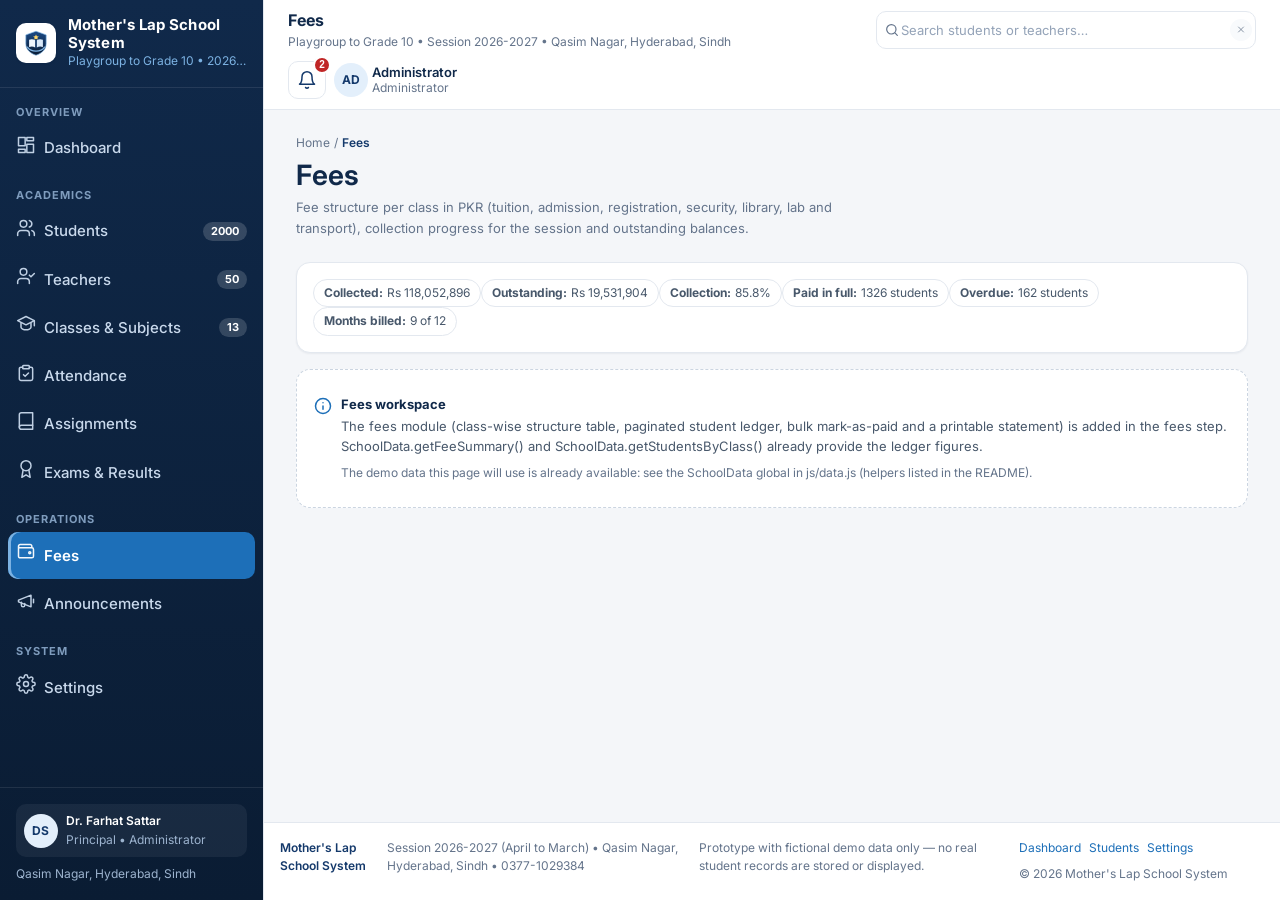
<file: pages/fees.html>
<!DOCTYPE html>
<html lang="en">
<head>
  <meta charset="utf-8">
  <meta name="viewport" content="width=device-width, initial-scale=1">
  <meta name="description" content="Fee management of Mother's Lap School System — class-wise fee structure in PKR, collection status and outstanding balances.">
  <meta name="author" content="Mother's Lap School System">
  <meta name="theme-color" content="#14396b">
  <title>Fees | Mother's Lap School System</title>
  <link rel="icon" href="../assets/icons/favicon.svg" type="image/svg+xml">
  <!-- Inter (modern UI typeface) with a system-font fallback in css/style.css.
     font-display=swap means text renders immediately in the fallback
     if Google Fonts is slow, blocked, or the prototype runs offline. -->
  <link rel="preconnect" href="https://fonts.googleapis.com">
  <link rel="preconnect" href="https://fonts.gstatic.com" crossorigin>
  <link rel="stylesheet" href="https://fonts.googleapis.com/css2?family=Inter:wght@400;500;600;700&display=swap">
  <link rel="stylesheet" href="../css/style.css">
  <link rel="stylesheet" href="../css/responsive.css">
</head>
<body data-page="fees" data-base="../">
  <a class="skip-link" href="#main-content">Skip to main content</a>

  <div class="app">
    <div class="shell">
      <div class="app__main">
        <div id="topbar-mount"></div>

        <main class="content" id="main-content" tabindex="-1">
          <div class="page-head">
            <div>
              <nav class="breadcrumb" aria-label="Breadcrumb">
                <ol>
                  <li><a href="../index.html">Home</a></li>
                  <li aria-hidden="true">/</li>
                  <li><span aria-current="page">Fees</span></li>
                </ol>
              </nav>
              <h1 class="page-head__title">Fees</h1>
              <p class="page-head__lead">
                Fee structure per class in PKR (tuition, admission, registration, security, library,
                lab and transport), collection progress for the session and outstanding balances.
              </p>
            </div>
          </div>

          <div class="filter-bar" aria-label="Fee position at a glance">
            <div class="filter-bar__wide" id="page-facts"></div>
          </div>

          <div id="fees-module"></div>
        </main>

        <div id="footer-mount"></div>
      </div>
    </div>
  </div>

  <div class="toast-region" id="toast-region" aria-live="polite" aria-atomic="true"></div>

  <script src="../js/data.js"></script>
  <script src="../js/app.js"></script>
  <script>
    /* Fee module is built in a later step; shared shell is ready. */
    document.addEventListener('app:ready', function () {
      var fees = SchoolData.getFeeSummary();
      App.renderFacts('#page-facts', [
        { label: 'Collected', value: SchoolData.helpers.formatPKR(fees.collected) },
        { label: 'Outstanding', value: SchoolData.helpers.formatPKR(fees.outstanding) },
        { label: 'Collection', value: fees.percent + '%' },
        { label: 'Paid in full', value: String(fees.byStatus.Paid) + ' students' },
        { label: 'Overdue', value: String(fees.byStatus.Overdue) + ' students' },
        { label: 'Months billed', value: fees.monthsElapsed + ' of ' + fees.totalMonths }
      ]);
      App.modulePlaceholder('#fees-module', 'Fees',
        'The fees module (class-wise structure table, paginated student ledger, bulk mark-as-paid and a printable statement) is added in the fees step. '
        + 'SchoolData.getFeeSummary() and SchoolData.getStudentsByClass() already provide the ledger figures.');
    });
  </script>
</body>
</html>
</file>
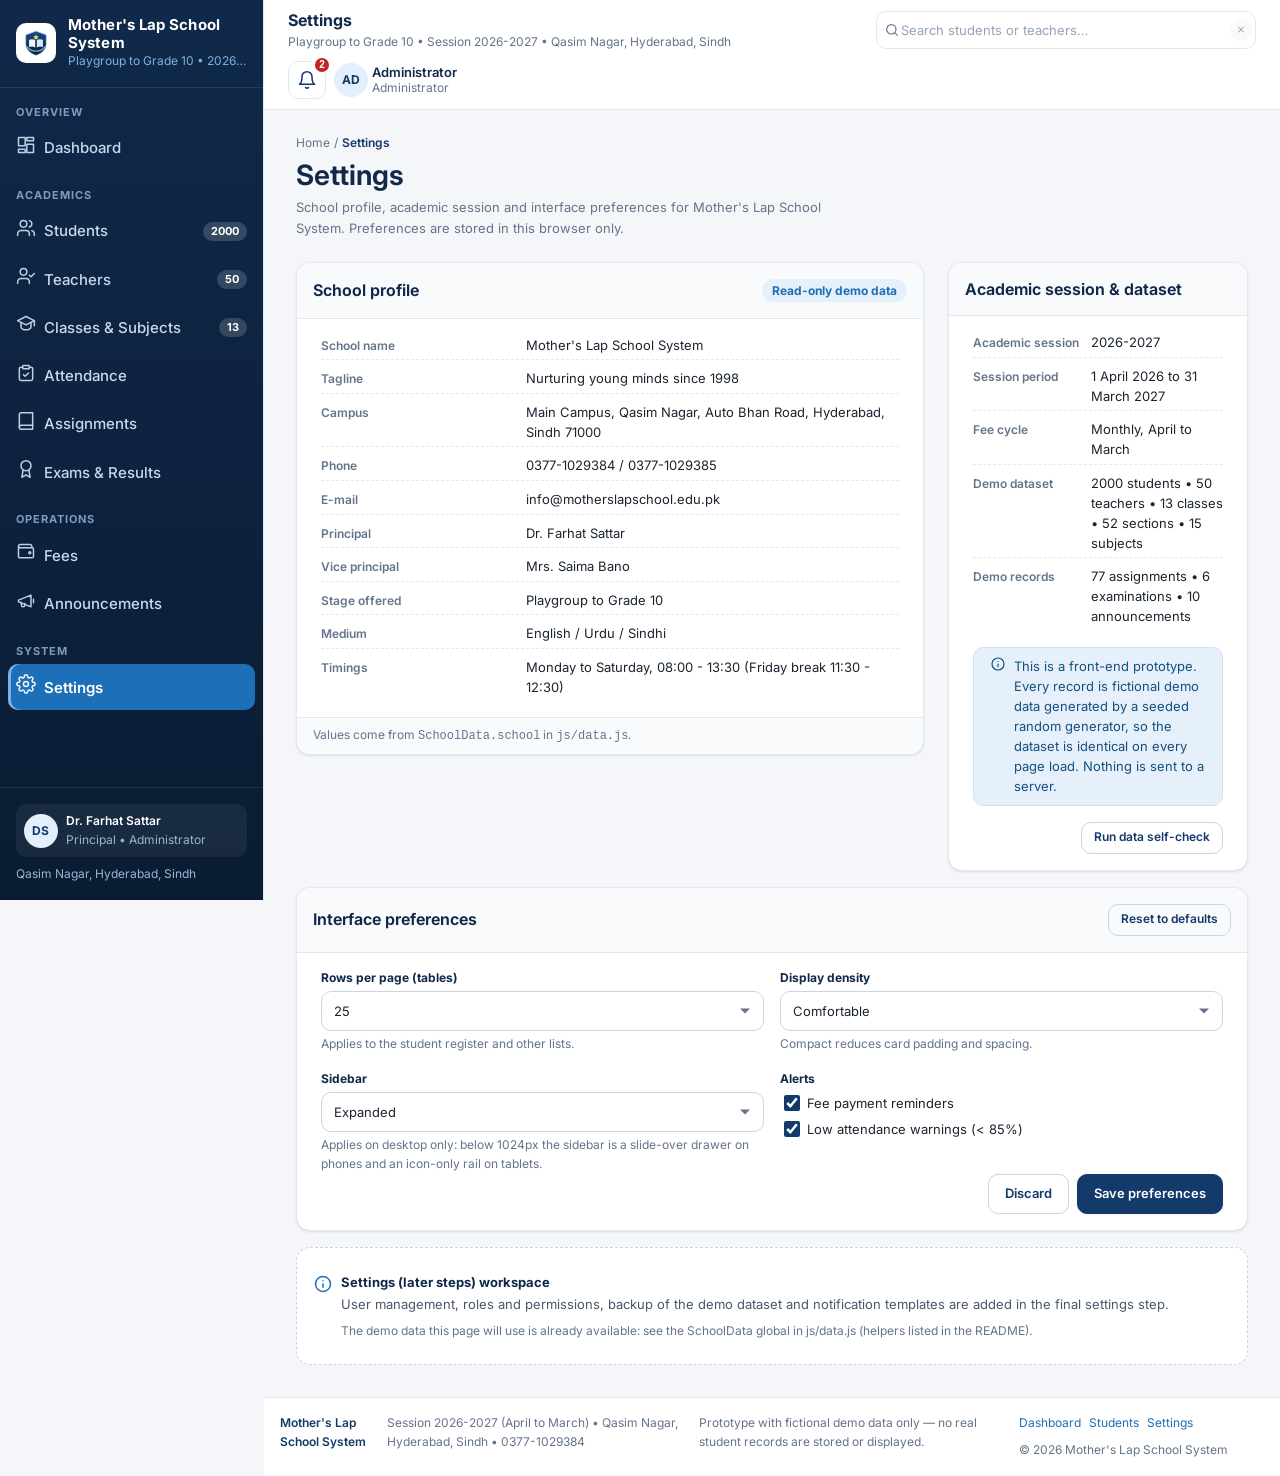
<file: pages/settings.html>
<!DOCTYPE html>
<html lang="en">
<head>
  <meta charset="utf-8">
  <meta name="viewport" content="width=device-width, initial-scale=1">
  <meta name="description" content="Settings of Mother's Lap School System — school profile, session dates, appearance preferences and demo data.">
  <meta name="author" content="Mother's Lap School System">
  <meta name="theme-color" content="#14396b">
  <title>Settings | Mother's Lap School System</title>
  <link rel="icon" href="../assets/icons/favicon.svg" type="image/svg+xml">
  <!-- Inter (modern UI typeface) with a system-font fallback in css/style.css.
     font-display=swap means text renders immediately in the fallback
     if Google Fonts is slow, blocked, or the prototype runs offline. -->
  <link rel="preconnect" href="https://fonts.googleapis.com">
  <link rel="preconnect" href="https://fonts.gstatic.com" crossorigin>
  <link rel="stylesheet" href="https://fonts.googleapis.com/css2?family=Inter:wght@400;500;600;700&display=swap">
  <link rel="stylesheet" href="../css/style.css">
  <link rel="stylesheet" href="../css/responsive.css">
</head>
<body data-page="settings" data-base="../">
  <a class="skip-link" href="#main-content">Skip to main content</a>

  <div class="app">
    <div class="shell">
      <div class="app__main">
        <div id="topbar-mount"></div>

        <main class="content" id="main-content" tabindex="-1">
          <div class="page-head">
            <div>
              <nav class="breadcrumb" aria-label="Breadcrumb">
                <ol>
                  <li><a href="../index.html">Home</a></li>
                  <li aria-hidden="true">/</li>
                  <li><span aria-current="page">Settings</span></li>
                </ol>
              </nav>
              <h1 class="page-head__title">Settings</h1>
              <p class="page-head__lead">
                School profile, academic session and interface preferences for Mother's Lap School System.
                Preferences are stored in this browser only.
              </p>
            </div>
          </div>

          <div class="dashboard-split dashboard-split--even">
            <!-- School profile (live from the shared demo data) -->
            <section class="card" aria-labelledby="profile-heading">
              <div class="card__header">
                <h2 class="card__title" id="profile-heading">School profile</h2>
                <span class="badge badge--info">Read-only demo data</span>
              </div>
              <div class="card__body">
                <div id="school-profile"></div>
              </div>
              <div class="card__footer">
                Values come from <code>SchoolData.school</code> in <code>js/data.js</code>.
              </div>
            </section>

            <!-- Session & data -->
            <section class="card" aria-labelledby="session-heading">
              <div class="card__header">
                <h2 class="card__title" id="session-heading">Academic session &amp; dataset</h2>
              </div>
              <div class="card__body stack" id="session-panel"></div>
            </section>
          </div>

          <!-- Preferences (functional now: saved to localStorage) -->
          <section class="card mt-2" aria-labelledby="preferences-heading">
            <div class="card__header">
              <h2 class="card__title" id="preferences-heading">Interface preferences</h2>
              <button class="btn btn--ghost btn--sm" type="button" id="btn-reset-preferences">Reset to defaults</button>
            </div>
            <div class="card__body">
              <form id="preferences-form">
                <div class="form-grid">
                  <div class="field">
                    <label class="field__label" for="pref-rows">Rows per page (tables)</label>
                    <select class="select" id="pref-rows" name="rowsPerPage">
                      <option value="10">10</option>
                      <option value="25">25</option>
                      <option value="50">50</option>
                      <option value="100">100</option>
                    </select>
                    <span class="field__hint">Applies to the student register and other lists.</span>
                  </div>
                  <div class="field">
                    <label class="field__label" for="pref-density">Display density</label>
                    <select class="select" id="pref-density" name="density">
                      <option value="comfortable">Comfortable</option>
                      <option value="compact">Compact</option>
                    </select>
                    <span class="field__hint">Compact reduces card padding and spacing.</span>
                  </div>
                  <div class="field">
                    <label class="field__label" for="pref-sidebar">Sidebar</label>
                    <select class="select" id="pref-sidebar" name="sidebar">
                      <option value="expanded">Expanded</option>
                      <option value="collapsed">Collapsed (desktop)</option>
                    </select>
                    <span class="field__hint">Applies on desktop only: below 1024px the sidebar is
                      a slide-over drawer on phones and an icon-only rail on tablets.</span>
                  </div>
                  <div class="field">
                    <span class="field__label">Alerts</span>
                    <label class="checkbox">
                      <input type="checkbox" id="pref-fee" name="feeReminder">
                      <span>Fee payment reminders</span>
                    </label>
                    <label class="checkbox">
                      <input type="checkbox" id="pref-attendance" name="attendanceAlert">
                      <span>Low attendance warnings (&lt; 85%)</span>
                    </label>
                  </div>
                </div>
                <div class="filter-bar__actions">
                  <button class="btn btn--ghost" type="button" id="btn-cancel-preferences">Discard</button>
                  <button class="btn btn--primary" type="submit">Save preferences</button>
                </div>
              </form>
            </div>
          </section>

          <div class="mt-2" id="settings-module"></div>
        </main>

        <div id="footer-mount"></div>
      </div>
    </div>
  </div>

  <div class="toast-region" id="toast-region" aria-live="polite" aria-atomic="true"></div>

  <script src="../js/data.js"></script>
  <script src="../js/app.js"></script>
  <script>
    /* Settings: school profile, session facts and working preferences. */
    document.addEventListener('app:ready', function () {
      var school = SchoolData.school;
      var fmt = SchoolData.helpers;

      /* --- school profile --- */
      App.qs('#school-profile').appendChild(App.metaList([
        ['School name', school.name],
        ['Tagline', school.tagline],
        ['Campus', school.address],
        ['Phone', school.phone + ' / ' + school.altPhone],
        ['E-mail', school.email],
        ['Principal', school.principal],
        ['Vice principal', school.vicePrincipal],
        ['Stage offered', school.level],
        ['Medium', school.medium],
        ['Timings', school.timings]
      ]));

      /* --- session + dataset --- */
      var session = SchoolData.session;
      var totals = SchoolData.totals;
      var panel = App.qs('#session-panel');
      panel.appendChild(App.metaList([
        ['Academic session', session.label],
        ['Session period', fmt.formatDate(session.startDate, 'long') + ' to ' + fmt.formatDate(session.endDate, 'long')],
        ['Fee cycle', 'Monthly, April to March'],
        ['Demo dataset', totals.students + ' students • ' + totals.teachers + ' teachers • '
          + totals.classes + ' classes • ' + totals.sections + ' sections • ' + totals.subjects + ' subjects'],
        ['Demo records', totals.assignments + ' assignments • ' + totals.exams + ' examinations • '
          + totals.announcements + ' announcements']
      ]));
      panel.appendChild(App.el('div', { class: 'alert alert--info' }, [
        App.iconNode('info', 'icon--sm'),
        App.el('span', {
          text: 'This is a front-end prototype. Every record is fictional demo data generated by a seeded '
            + 'random generator, so the dataset is identical on every page load. Nothing is sent to a server.'
        })
      ]));

      var check = App.el('button', {
        class: 'btn btn--ghost btn--sm', type: 'button', text: 'Run data self-check'
      });
      check.addEventListener('click', function () {
        var result = SchoolData.runSelfCheck();
        App.toast(result.ok
          ? 'Self-check passed: ' + result.checks.length + ' checks, 0 issues'
          : result.failures + ' issue(s) found — see the browser console', result.ok ? 'success' : 'error');
      });
      panel.appendChild(App.el('div', { class: 'filter-bar__actions' }, [check]));

      /* --- preferences form --- */
      var settings = App.settings.get();
      var form = App.qs('#preferences-form');
      App.qs('#pref-rows').value = String(settings.rowsPerPage);
      App.qs('#pref-density').value = settings.density;
      App.qs('#pref-sidebar').value = settings.sidebar;
      App.qs('#pref-fee').checked = settings.feeReminder;
      App.qs('#pref-attendance').checked = settings.attendanceAlert;

      form.addEventListener('submit', function (event) {
        event.preventDefault();
        App.settings.save({
          rowsPerPage: Number(App.qs('#pref-rows').value),
          density: App.qs('#pref-density').value,
          sidebar: App.qs('#pref-sidebar').value,
          feeReminder: App.qs('#pref-fee').checked,
          attendanceAlert: App.qs('#pref-attendance').checked
        });
        App.toast("Preferences saved for " + school.name + ' (stored in this browser)', 'success');
      });
      App.qs('#btn-cancel-preferences').addEventListener('click', function () {
        var current = App.settings.get();
        App.qs('#pref-rows').value = String(current.rowsPerPage);
        App.qs('#pref-density').value = current.density;
        App.qs('#pref-sidebar').value = current.sidebar;
        App.qs('#pref-fee').checked = current.feeReminder;
        App.qs('#pref-attendance').checked = current.attendanceAlert;
      });
      App.qs('#btn-reset-preferences').addEventListener('click', function () {
        App.storage.remove('settings');
        App.settings.apply();
        App.qs('#pref-density').value = 'comfortable';
        App.qs('#pref-sidebar').value = 'expanded';
        App.qs('#pref-rows').value = '25';
        App.toast('Preferences reset to defaults', 'success');
      });

      App.modulePlaceholder('#settings-module', 'Settings (later steps)',
        'User management, roles and permissions, backup of the demo dataset and notification templates are added in the final settings step.');
    });
  </script>
</body>
</html>
</file>
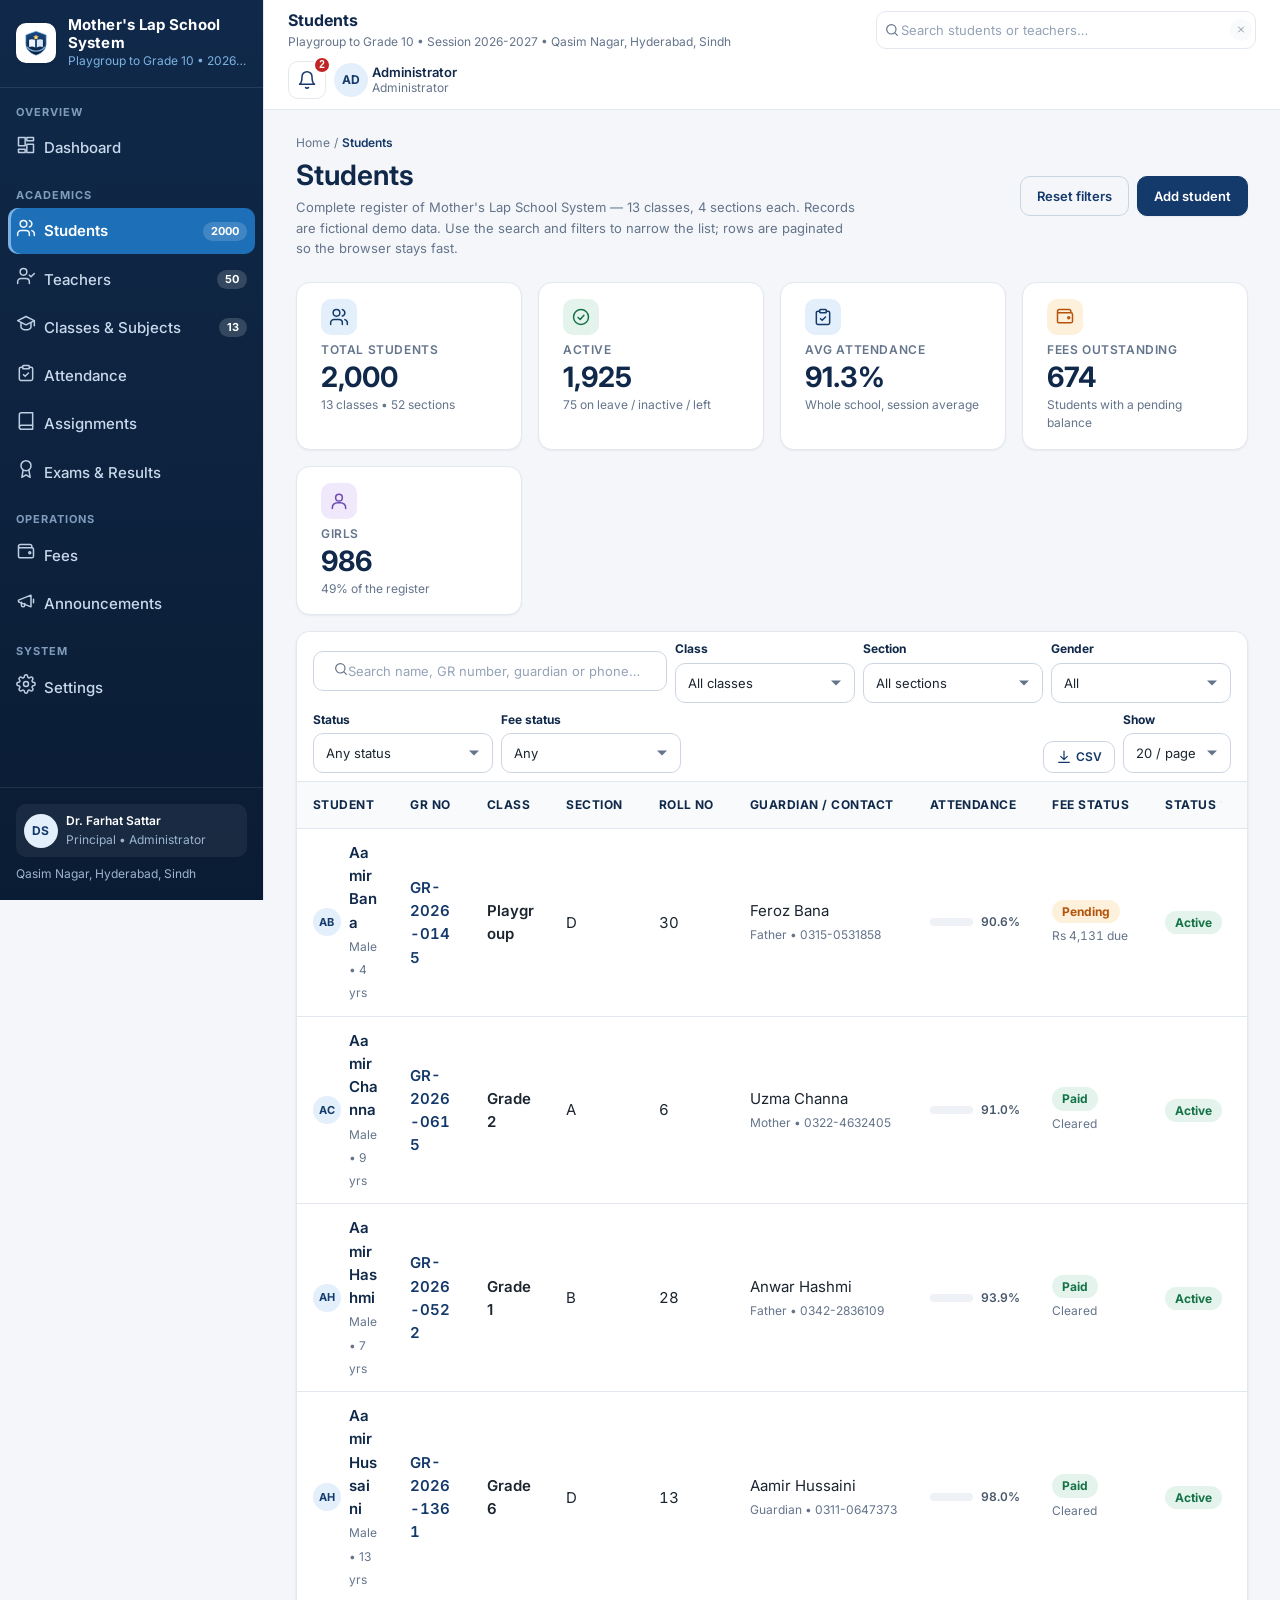
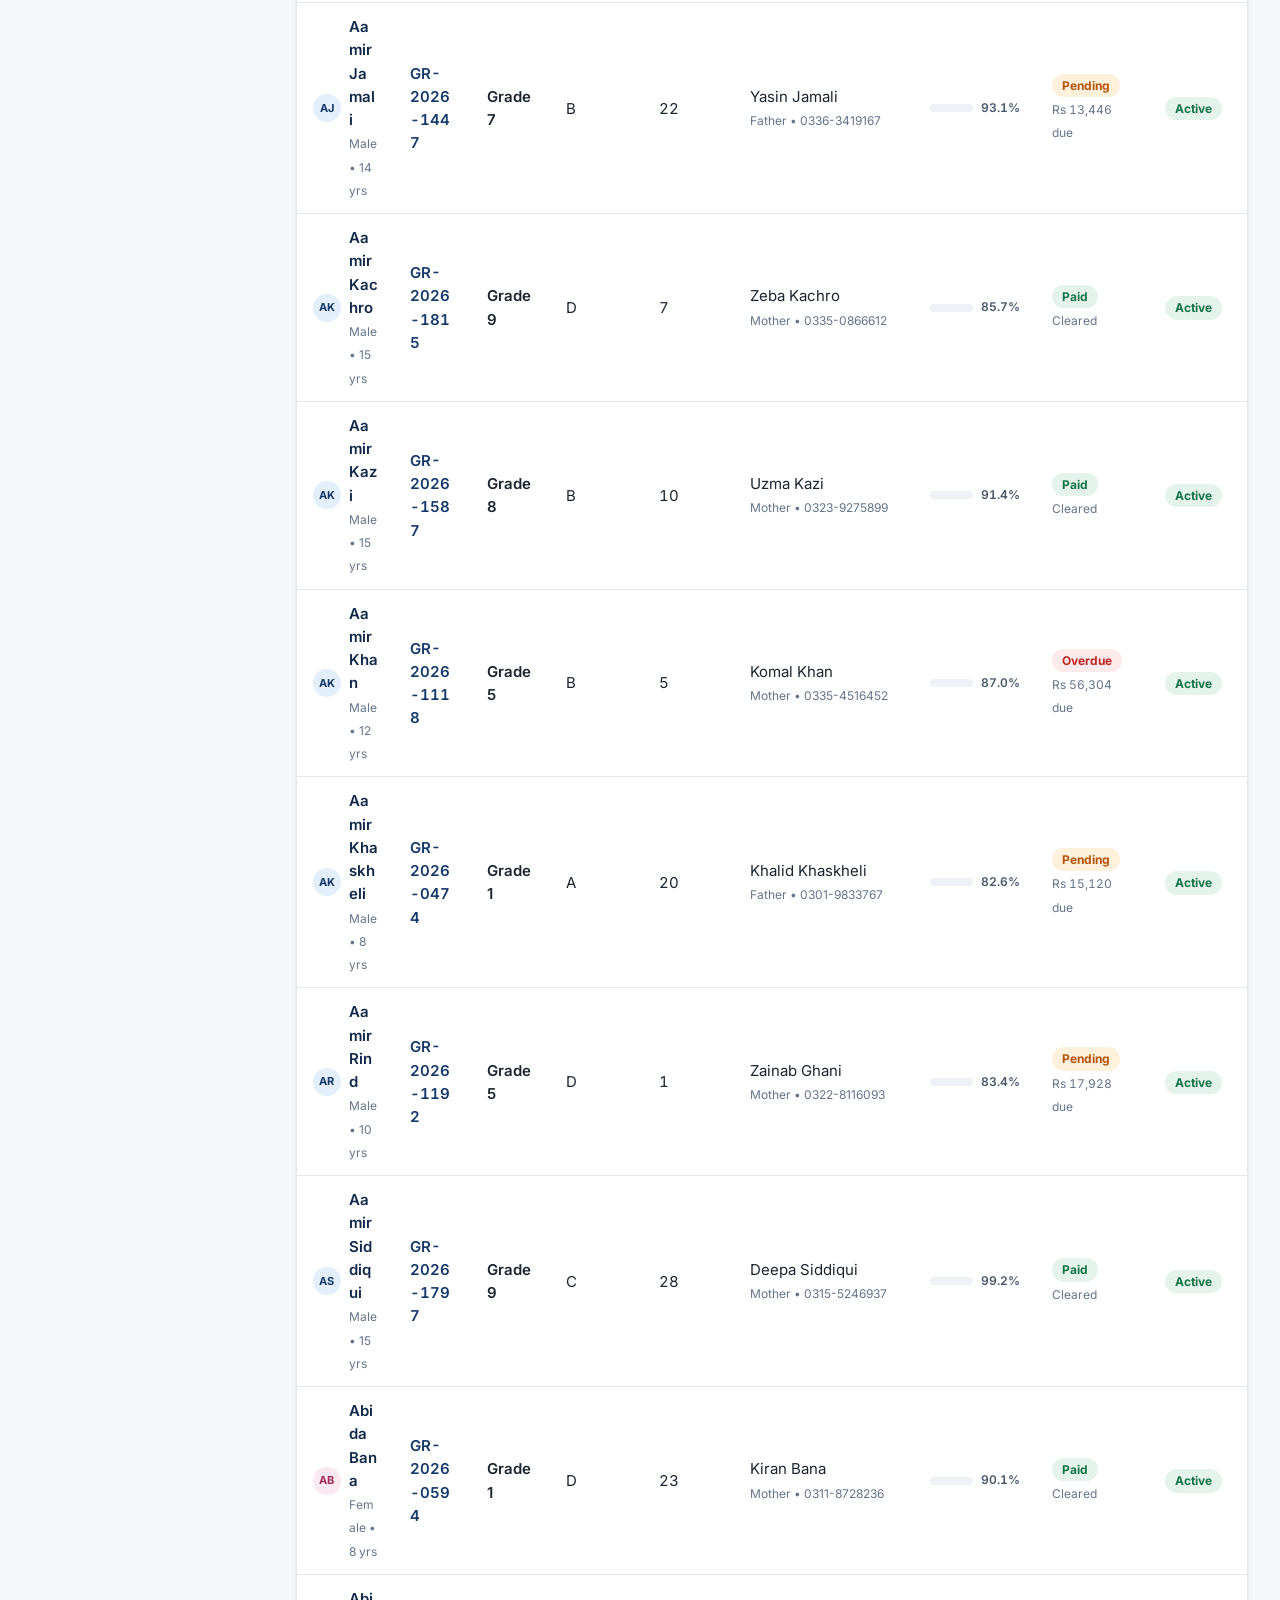
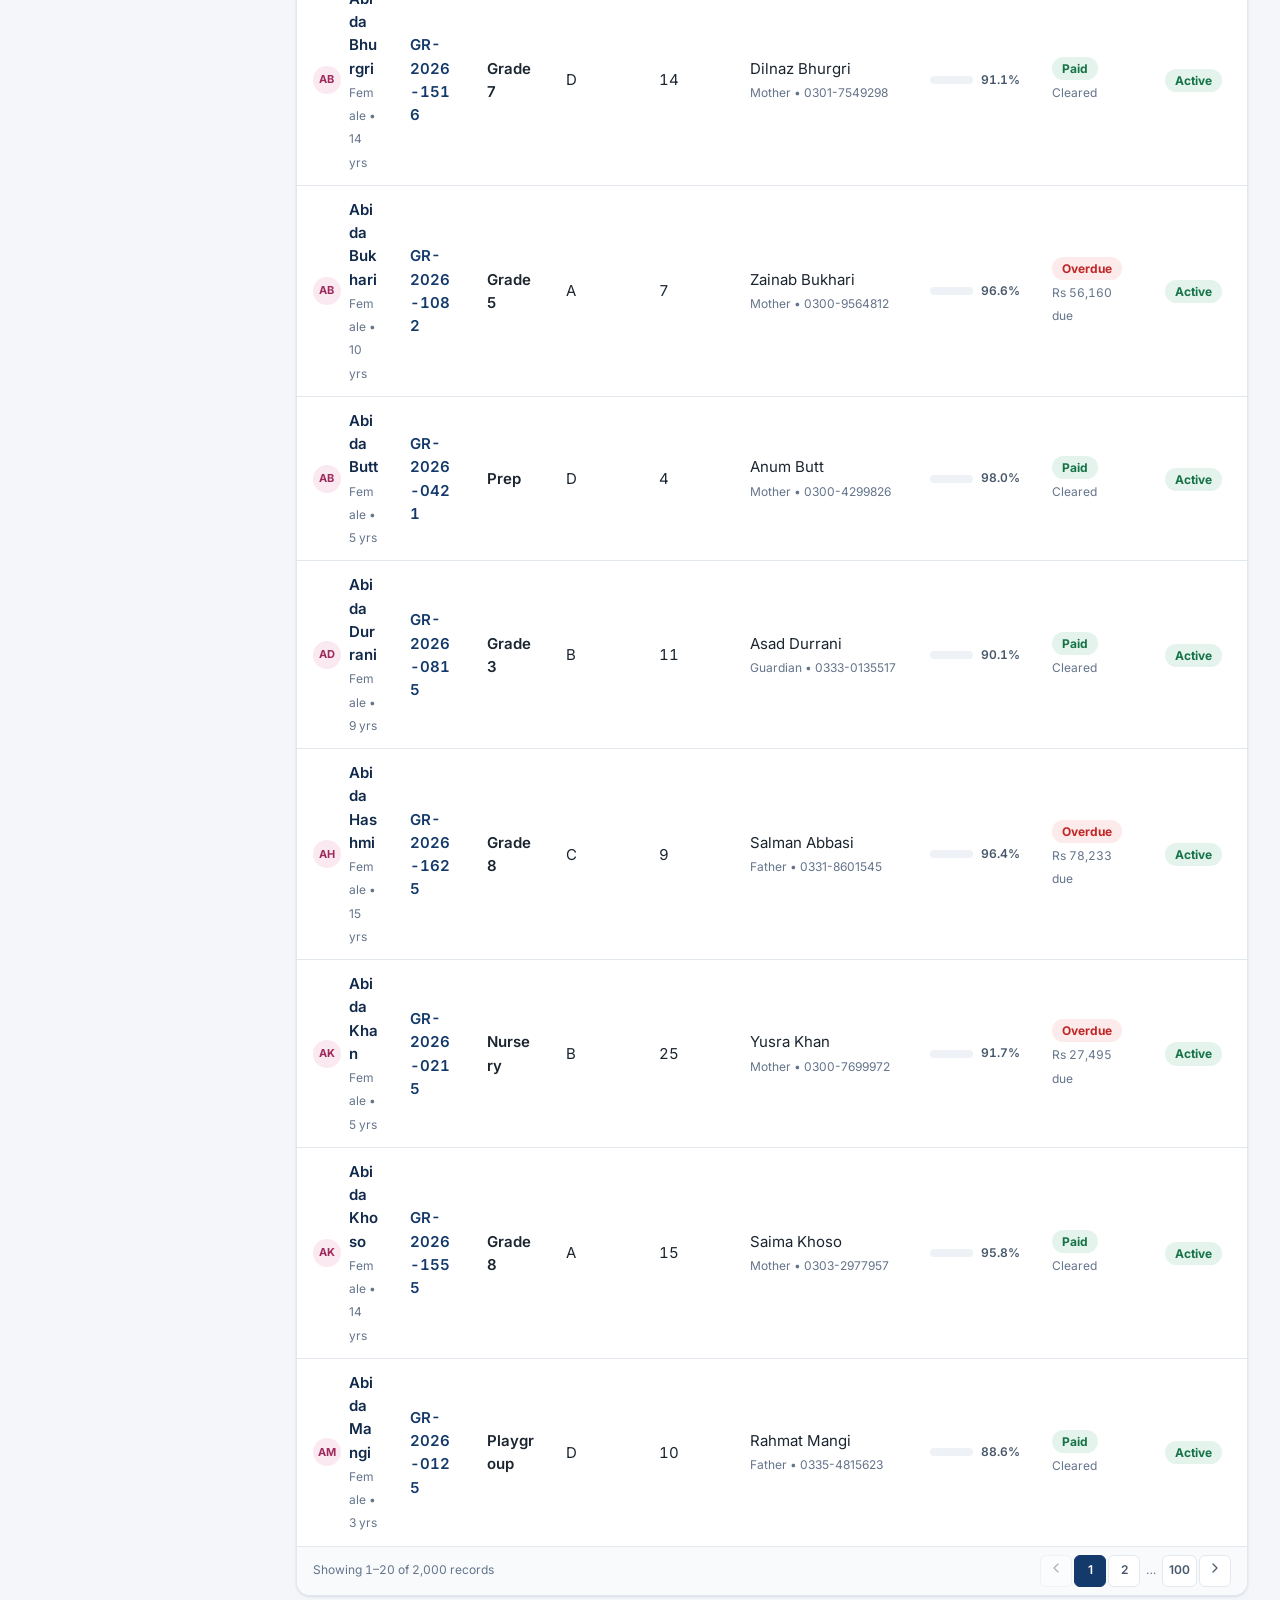
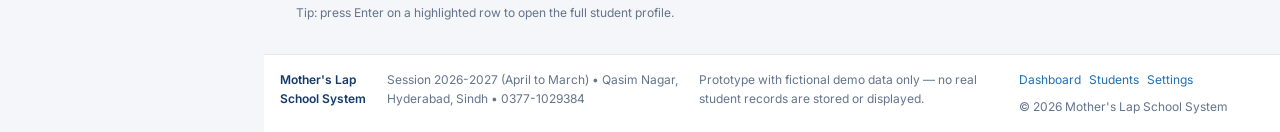
<file: pages/students.html>
<!DOCTYPE html>
<html lang="en">
<head>
  <meta charset="utf-8">
  <meta name="viewport" content="width=device-width, initial-scale=1">
  <meta name="description" content="Student register of Mother's Lap School System — 2,000 demo records with search, filters and pagination.">
  <meta name="author" content="Mother's Lap School System">
  <meta name="theme-color" content="#14396b">
  <title>Students | Mother's Lap School System</title>
  <link rel="icon" href="../assets/icons/favicon.svg" type="image/svg+xml">
  <!-- Inter (modern UI typeface) with a system-font fallback in css/style.css.
     font-display=swap means text renders immediately in the fallback
     if Google Fonts is slow, blocked, or the prototype runs offline. -->
  <link rel="preconnect" href="https://fonts.googleapis.com">
  <link rel="preconnect" href="https://fonts.gstatic.com" crossorigin>
  <link rel="stylesheet" href="https://fonts.googleapis.com/css2?family=Inter:wght@400;500;600;700&display=swap">
  <link rel="stylesheet" href="../css/style.css">
  <link rel="stylesheet" href="../css/responsive.css">
</head>
<body data-page="students" data-base="../">
  <a class="skip-link" href="#main-content">Skip to main content</a>

  <div class="app">
    <div class="shell">
      <div class="app__main">
        <div id="topbar-mount"></div>

        <main class="content" id="main-content" tabindex="-1">
          <div class="page-head">
            <div>
              <nav class="breadcrumb" aria-label="Breadcrumb">
                <ol>
                  <li><a href="../index.html">Home</a></li>
                  <li aria-hidden="true">/</li>
                  <li><span aria-current="page">Students</span></li>
                </ol>
              </nav>
              <h1 class="page-head__title">Students</h1>
              <p class="page-head__lead">
                Complete register of Mother's Lap School System — 13 classes, 4 sections each.
                Records are fictional demo data. Use the search and filters to narrow the list;
                rows are paginated so the browser stays fast.
              </p>
            </div>
            <div class="flex gap-1">
              <button class="btn btn--ghost" type="button" id="btn-reset">
                Reset filters
              </button>
              <button class="btn btn--primary" type="button" id="btn-add-student">
                Add student
              </button>
            </div>
          </div>

          <section aria-labelledby="students-summary-heading">
            <h2 class="sr-only" id="students-summary-heading">Register summary</h2>
            <div class="stat-grid" id="students-summary"></div>
          </section>

          <div class="mt-2" id="students-table"></div>

          <p class="text-xs text-muted mt-1">
            Tip: press Enter on a highlighted row to open the full student profile.
          </p>
        </main>

        <div id="footer-mount"></div>
      </div>
    </div>
  </div>

  <div class="toast-region" id="toast-region" aria-live="polite" aria-atomic="true"></div>

  <script src="../js/data.js"></script>
  <script src="../js/app.js"></script>
  <script src="../js/students.js"></script>
</body>
</html>
</file>
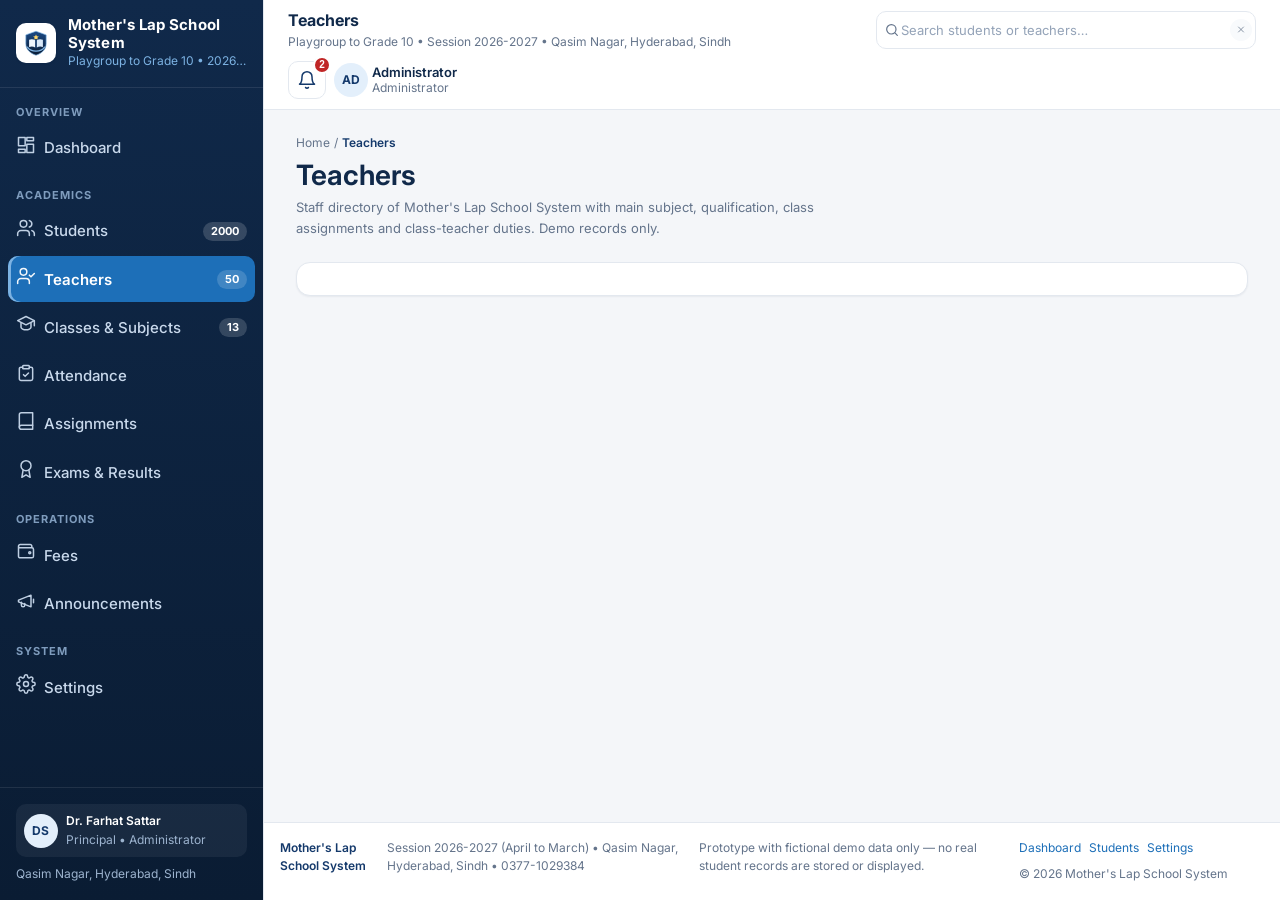
<file: pages/teachers.html>
<!DOCTYPE html>
<html lang="en">
<head>
  <meta charset="utf-8">
  <meta name="viewport" content="width=device-width, initial-scale=1">
  <meta name="description" content="Teaching staff directory of Mother's Lap School System — 50 teachers, subjects and class assignments.">
  <meta name="author" content="Mother's Lap School System">
  <title>Teachers | Mother's Lap School System</title>
  <link rel="icon" href="../assets/icons/favicon.svg" type="image/svg+xml">
  <!-- Inter (modern UI typeface) with a system-font fallback in css/style.css.
     font-display=swap means text renders immediately in the fallback
     if Google Fonts is slow, blocked, or the prototype runs offline. -->
  <link rel="preconnect" href="https://fonts.googleapis.com">
  <link rel="preconnect" href="https://fonts.gstatic.com" crossorigin>
  <link rel="stylesheet" href="https://fonts.googleapis.com/css2?family=Inter:wght@400;500;600;700&display=swap">
  <link rel="stylesheet" href="../css/style.css">
  <link rel="stylesheet" href="../css/responsive.css">
</head>
<body data-page="teachers" data-base="../">
  <a class="skip-link" href="#main-content">Skip to main content</a>

  <div class="app">
    <div class="shell">
      <div class="app__main">
        <div id="topbar-mount"></div>

        <main class="content" id="main-content" tabindex="-1">
          <div class="page-head">
            <div>
              <nav class="breadcrumb" aria-label="Breadcrumb">
                <ol>
                  <li><a href="../index.html">Home</a></li>
                  <li aria-hidden="true">/</li>
                  <li><span aria-current="page">Teachers</span></li>
                </ol>
              </nav>
              <h1 class="page-head__title">Teachers</h1>
              <p class="page-head__lead">
                Staff directory of Mother's Lap School System with main subject, qualification,
                class assignments and class-teacher duties. Demo records only.
              </p>
            </div>
          </div>

          <div class="filter-bar" aria-label="Staff at a glance">
            <div class="filter-bar__wide" id="page-facts"></div>
          </div>

          <div id="teachers-module"></div>
        </main>

        <div id="footer-mount"></div>
      </div>
    </div>
  </div>

  <div class="toast-region" id="toast-region" aria-live="polite" aria-atomic="true"></div>

  <script src="../js/data.js"></script>
  <script src="../js/app.js"></script>
  <script>
    /* Teacher directory module is built in a later step; shared shell is ready. */
    document.addEventListener('app:ready', function () {
      var totals = SchoolData.totals;
      App.renderFacts('#page-facts', [
        { label: 'Teachers', value: String(totals.teachers) },
        { label: 'Subjects', value: String(totals.subjects) },
        { label: 'Classes', value: String(totals.classes) },
        { label: 'Sections', value: String(totals.sections) },
        { label: 'Class teachers', value: String(totals.sections) + ' (one per section)' }
      ]);
      /* Arriving from the topbar search (pages/teachers.html?search=Armeena
         Jamali). The directory itself is not built yet, so acknowledge the
         query and show the records that already match rather than dropping
         the user on a page that silently ignores it. */
      var query = App.queryParam('search');
      if (!query) return;
      var hits = App.globalSearch(query).results.filter(function (r) {
        return r.kind === 'teacher';
      });
      var mount = App.qs('#teachers-module');
      mount.insertBefore(
        App.el('div', { class: 'alert alert--info', role: 'status' }, [
          App.iconNode('info'),
          App.el('div', {}, [
            App.el('strong', { text: hits.length + ' teacher' + (hits.length === 1 ? '' : 's')
              + ' matching " ' + query + '"' ),
            App.el('p', {
              text: hits.length
                ? hits.map(function (r) { return r.name; }).join(', ')
                : 'No teacher in the demo staff list matches that name.'
            })
          ])
        ]),
        mount.firstChild
      );
    });
  </script>
</body>
</html>
</file>
<file: css/responsive.css>
/*!
 * css/responsive.css
 * ---------------------------------------------------------------------------
 * "Mother's Lap School System" — responsive layer.
 *
 * css/style.css holds the mobile baseline; this file progressively enhances it.
 * The three layouts the sidebar has:
 *
 *   MOBILE   < 768px    sidebar hidden, hamburger in the topbar opens a
 *                       slide-over drawer with a dimmed overlay
 *   TABLET   768-1023px persistent icon-only rail (--sidebar-rail-width),
 *                       cards in 2 columns
 *   DESKTOP  >= 1024px  `position: fixed` full sidebar, 3-up dashboard columns
 *
 * Width ladder:
 *   >= 480px  small phones / landscape phones
 *   >= 640px  large phones / small tablets
 *   >= 768px  tablets — the rail appears
 *   >= 1024px desktop — the rail becomes the full fixed sidebar
 *   >= 1280px wide desktop
 *   >= 1536px extra wide
 *
 * Tested approach: mobile-first, min-width only, no !important overrides.
 *
 * Hard rule: no breakpoint may introduce page-level horizontal scrolling. Wide
 * data is handled by `.table-scroll` (which scrolls in place) and by letting
 * flex/grid children shrink (`min-width: 0`), never by letting the page grow.
 * ---------------------------------------------------------------------------
 */

/* =========================================================================
 * >= 480px — large phone / landscape phone
 * ====================================================================== */
@media (min-width: 480px) {
  .content { padding: var(--space-2); }

  .stat-grid { grid-template-columns: repeat(2, minmax(0, 1fr)); }

  .filter-bar { grid-template-columns: repeat(2, minmax(0, 1fr)); }

  .filter-bar__wide { grid-column: 1 / -1; }
}

/* =========================================================================
 * >= 640px — large phone / small tablet
 * ====================================================================== */
@media (min-width: 640px) {
  .content { padding: var(--space-2) var(--space-3); }

  h1 { font-size: var(--font-size-2xl); }

  /* Sidebar becomes a slide-over panel with a shadow (still hidden by default) */
  .modal__dialog {
    max-width: 620px;
    border-radius: var(--radius-xl);
    margin: auto;
  }
  .modal { align-items: center; padding: var(--space-2); }
  .modal__header { border-radius: var(--radius-xl) var(--radius-xl) 0 0; }

  .grid-2 { grid-template-columns: repeat(2, minmax(0, 1fr)); }

  .stat-card { padding: var(--space-2); }

  .list-row__meta { gap: var(--space-1); }

  .toast-region { bottom: var(--space-3); right: var(--space-3); }

  /* Signed-in user: avatar only below this width, name + role above it. */
  .topbar__user { padding: var(--space-half) 0; }
  .topbar__user-text { display: none; }
}

/* =========================================================================
 * >= 768px — tablet
 * ====================================================================== */
@media (min-width: 768px) {
  .content { padding: var(--space-3); }

  .stat-grid { grid-template-columns: repeat(4, minmax(0, 1fr)); }
  .stat-card { padding: var(--space-2) var(--space-2); }
  .stat-card__value { font-size: var(--font-size-2xl); }

  .line-chart__canvas { height: 150px; }

  .grid-2 { grid-template-columns: repeat(2, minmax(0, 1fr)); }
  .grid-3 { grid-template-columns: repeat(3, minmax(0, 1fr)); }
  .grid-4 { grid-template-columns: repeat(4, minmax(0, 1fr)); }

  .form-grid { grid-template-columns: repeat(2, minmax(0, 1fr)); }
  .form-grid--3 { grid-template-columns: repeat(3, minmax(0, 1fr)); }
  .form-grid .full { grid-column: 1 / -1; }

  .table { font-size: var(--font-size-base); }
  .table th, .table td { padding: 12px var(--space-2); }

  .page-head { align-items: center; }

  .card__body { padding: var(--space-2) var(--space-3); }

  .modal__dialog { max-width: 680px; }

  /* The sidebar stops being a drawer here. From 768px up it is always on
     screen, so the hamburger (which exists only to open the drawer) goes
     away — including while the drawer is mid-open, so it can never leave an
     orphaned scrim behind. */
  .topbar__menu { display: none; }
}

/* =========================================================================
 * TABLET — 768px to 1023px: persistent icon rail, cards in 2 columns
 *
 * Placed after the >= 768px block on purpose: same specificity, so the
 * 2-column overrides win, and the range is exclusive of >= 1024px so desktop
 * is untouched.
 * ====================================================================== */
@media (min-width: 768px) and (max-width: 1023.98px) {
  /* Reserve the rail gutter and switch the sidebar out of drawer mode. */
  .app { --sidebar-current-width: var(--sidebar-rail-width); }

  .sidebar {
    position: fixed;
    top: 0; bottom: 0; left: 0;
    z-index: 40;
    max-width: none;
    width: var(--sidebar-rail-width);
    /* The drawer base hides a closed panel; the rail is never closed. */
    transform: none;
    visibility: visible;
    box-shadow: var(--shadow-sm);
  }
  .sidebar.is-open { transform: none; }
  .sidebar__close { display: none; }
  .sidebar__brand { justify-content: center; padding-left: 0; padding-right: 0; }

  /* A permanent rail has no overlay. */
  .backdrop { display: none; }

  /* Group headings are decorative separators in a rail — the links carry the
     meaning — so drop them visually but keep the group rhythm. */
  .nav__group-title { display: none; }
  .nav__group + .nav__group { margin-top: var(--space-1); }
  .nav__link { justify-content: center; padding-left: 0; padding-right: 0; }

  /* Keep the link text and counts in the accessibility tree: without them an
     icon-only <a> would be announced as just "link", and the `title` fallback is
     a poor substitute. This is the `.sr-only` idiom (plus `clip-path` for
     engines that want it), restated because it has to be conditional on the
     breakpoint — a class cannot be toggled from a media query. The
     collapsed-preference block at the end of this file repeats it for the same
     reason, and the two icon-only modes must not drift apart. */
  .nav__link__label,
  .nav__badge,
  .sidebar__profile-text,
  .sidebar__footer p {
    position: absolute;
    width: 1px; height: 1px;
    padding: 0; margin: -1px;
    overflow: hidden;
    clip: rect(0 0 0 0);
    clip-path: inset(50%);
    white-space: nowrap;
    border: 0;
  }

  /* The brand link carries `aria-label`, so its text can simply go. The profile
     block repeats who is signed in — already announced by the topbar user
     block — so it goes too, leaving the sidebar footer with just the address. */
  .sidebar__brand-text,
  .sidebar__profile { display: none; }

  /* Cards in 2 columns. */
  .stat-grid { grid-template-columns: repeat(2, minmax(0, 1fr)); }
  .grid-3,
  .grid-4 { grid-template-columns: repeat(2, minmax(0, 1fr)); }

  /* After the 76px rail there is ~692px of content. Three KPI columns would
     leave ~215px each, which is too narrow for a "Rs 15,287,200" figure, so
     the dashboard KPIs follow the same 2-column rule as every other card.

     This is why the three-column step lives in the >= 1024px block rather than
     here: at 768-1023px this rule wins, and a `repeat(3)` above it in the
     min-width:768px block would be dead for the whole tablet range. */
  .kpi-grid { grid-template-columns: repeat(2, minmax(0, 1fr)); }
}

/* =========================================================================
 * >= 1024px — desktop: fixed sidebar, 3-up dashboard columns
 * ====================================================================== */
@media (min-width: 1024px) {
  /* Full-width sidebar. The "collapsed" preference below narrows this token
     instead of the sidebar itself, so `.shell`'s gutter follows for free. */
  .app { --sidebar-current-width: var(--sidebar-width); }

  .sidebar {
    position: fixed;
    top: 0; bottom: 0; left: 0;
    z-index: 40;
    max-width: none;
    transform: none;
    /* The drawer base hides closed panels; the desktop sidebar is always open. */
    visibility: visible;
    box-shadow: none;
  }
  .sidebar.is-open { transform: none; }
  .sidebar__close { display: none; }
  .sidebar__brand { padding: var(--space-2) var(--space-2); }

  /* Backdrop is only needed for the mobile drawer */
  .backdrop { display: none; }

  .topbar { padding: var(--space-1) var(--space-3); }
  .topbar__subtitle { display: block; }

  /* Room for the search box beside the heading and the actions. */
  .search { order: 0; flex: 0 1 380px; }
  .search__panel { left: auto; right: 0; min-width: 320px; }
  .topbar__user { padding: var(--space-half); }
  .topbar__user-text { display: grid; }

  .content { padding: var(--space-3) var(--space-4); }

  .stat-grid { gap: var(--space-2); }

  .grid-3 { grid-template-columns: repeat(3, minmax(0, 1fr)); }

  /* With the full sidebar back there is room for the six dashboard figures to
     read as two even rows of three. Declared here rather than at >= 768px so it
     is not shadowed by the tablet block for the whole 768-1023px range. */
  .kpi-grid { grid-template-columns: repeat(3, minmax(0, 1fr)); }

  .dashboard-split {
    grid-template-columns: minmax(0, 2fr) minmax(280px, 1fr);
    gap: var(--space-2);
  }
  .dashboard-split--even {
    grid-template-columns: repeat(2, minmax(0, 1fr));
  }

  .page-head { margin-bottom: var(--space-3); }

  .footer__inner {
    flex-direction: row;
    align-items: center;
    justify-content: space-between;
  }

  /* Wider filter bar on desktop */
  .filter-bar {
    grid-template-columns: repeat(4, minmax(140px, 1fr));
    align-items: end;
  }
  .filter-bar__actions {
    grid-column: 1 / -1;
    justify-content: flex-end;
  }
}

/* =========================================================================
 * >= 1280px — wide desktop
 * ====================================================================== */
@media (min-width: 1280px) {
  .content { padding: var(--space-3) var(--space-4) var(--space-4); }

  .stat-grid { gap: var(--space-2); }
  .stat-card { padding: var(--space-2) var(--space-3); }

  .grid-4 { grid-template-columns: repeat(4, minmax(0, 1fr)); }

  .dashboard-split {
    grid-template-columns: minmax(0, 7fr) minmax(300px, 3fr);
    gap: var(--space-3);
  }

  .bar-chart { height: 180px; }

  .table th, .table td { padding: 12px var(--space-2); }

  .modal__dialog { max-width: 720px; }
}

/* =========================================================================
 * >= 1536px — extra wide
 * ====================================================================== */
@media (min-width: 1536px) {
  :root { --sidebar-width: 288px; }

  .content { padding-left: var(--space-5); padding-right: var(--space-5); }

  .dashboard-split { gap: var(--space-4); }
}

/* =========================================================================
 * TOUCH / POINTER AND MOTION PREFERENCES
 * ====================================================================== */

/* Larger tap targets on touch devices */
@media (pointer: coarse) {
  .btn { min-height: 44px; }
  .nav__link { padding-top: 12px; padding-bottom: 12px; }
  .pagination__btn { min-width: 38px; height: 38px; }
  .select, .input, .textarea { min-height: 44px; }
  .search__input, .topbar__icon-btn { height: 42px; }
  .search__clear { width: 26px; height: 26px; }
  .search__option { padding-top: var(--space-1); padding-bottom: var(--space-1); }
}

/* Respect reduced-motion preferences */
@media (prefers-reduced-motion: reduce) {
  *,
  *::before,
  *::after {
    animation-duration: .01ms !important;
    animation-iteration-count: 1 !important;
    transition-duration: .01ms !important;
    scroll-behavior: auto !important;
  }
  .sidebar { transition: none; }
}

/* Forced colors / high contrast mode */
@media (forced-colors: active) {
  .card, .stat-card, .input, .select, .btn, .badge { border: 1px solid CanvasText; }
  .nav__link.is-active { forced-color-adjust: none; background: Highlight; color: HighlightText; }
}

/* Landscape phones — vertical space is tight.
 * Only applies below the tablet breakpoint: above it the sidebar is a fixed
 * rail whose width comes from `--sidebar-current-width`, not from here. */
@media (max-width: 767.98px) and (max-height: 480px) and (orientation: landscape) {
  .sidebar { width: 240px; }
  .topbar { min-height: 52px; }
  .bar-chart { height: 110px; }
}

/* =========================================================================
 * NARROW PHONES — 360px is the acceptance floor
 *
 * Goal: the page itself never scrolls sideways at 360px. Wide data is the
 * only thing that can push it, and `.table-scroll` already contains that.
 * These rules only trim chrome.
 * ====================================================================== */
@media (max-width: 360px) {
  .stat-grid { grid-template-columns: minmax(0, 1fr); }
  .kpi-grid { grid-template-columns: minmax(0, 1fr); }
  .content { padding: var(--space-1); }
  .filter-bar { grid-template-columns: minmax(0, 1fr); }
  .btn { padding-left: 12px; padding-right: 12px; }

  /* The topbar wraps the search onto its own row; on a 360px screen the page
     heading needs the full width to itself as well. */
  .topbar { padding-left: var(--space-1); padding-right: var(--space-1); }
  .topbar__heading { flex: 1 1 100%; }

  /* Seven day labels across ~336px. They stay in one row on purpose: the labels
     are centred under their marker, so wrapping them would take them out of
     step with the line. The type shrinks instead, and a label that still will
     not fit ellipsises rather than being dropped. */
  .line-chart__canvas { height: 116px; }
  .line-chart__labels { gap: 2px; }
  .line-chart__label { font-size: 10px; }

  /* Dense tables keep their floor width and scroll in place; `.card { min-width: 0 }`
     (base rule) is what stops the card growing to fit them. */
  .table-toolbar { padding-left: var(--space-1); padding-right: var(--space-1); }

  /* Pagination wraps instead of forcing the card wider. */
  .table-footer { flex-wrap: wrap; }
}

/* =========================================================================
 * SIDEBAR COLLAPSED PREFERENCE (Settings toggle)
 *
 * Desktop only — the tablet rail is already icon-only, and on mobile the
 * sidebar is a drawer whose width the preference would not control.
 *
 * The preference is persisted as `mls.settings.sidebar` and surfaced by
 * `App.applyPreferences()` as `data-sidebar` on <html>.
 *
 * Only `--sidebar-current-width` is changed. Because `.sidebar` and `.shell`
 * both read that one token, the panel and its reserved gutter stay in step
 * without two hardcoded widths to keep synchronised.
 * ====================================================================== */
@media (min-width: 1024px) {
  [data-sidebar="collapsed"] .app { --sidebar-current-width: var(--sidebar-rail-width); }

  [data-sidebar="collapsed"] .nav__group-title { display: none; }
  [data-sidebar="collapsed"] .nav__group + .nav__group { margin-top: var(--space-1); }

  /* Same visually-hidden treatment as the tablet rail, for the same reason: an
     icon-only link with no text is announced as just "link". Kept in step with
   * the tablet block deliberately. */
  [data-sidebar="collapsed"] .nav__link__label,
  [data-sidebar="collapsed"] .nav__badge,
  [data-sidebar="collapsed"] .sidebar__profile-text,
  [data-sidebar="collapsed"] .sidebar__footer p {
    position: absolute;
    width: 1px; height: 1px;
    padding: 0; margin: -1px;
    overflow: hidden;
    clip: rect(0 0 0 0);
    clip-path: inset(50%);
    white-space: nowrap;
    border: 0;
  }

  [data-sidebar="collapsed"] .sidebar__brand-text,
  [data-sidebar="collapsed"] .sidebar__profile { display: none; }
  [data-sidebar="collapsed"] .nav__link { justify-content: center; padding-left: 0; padding-right: 0; }
  [data-sidebar="collapsed"] .sidebar__brand { justify-content: center; padding-left: 0; padding-right: 0; }
}
</file>
